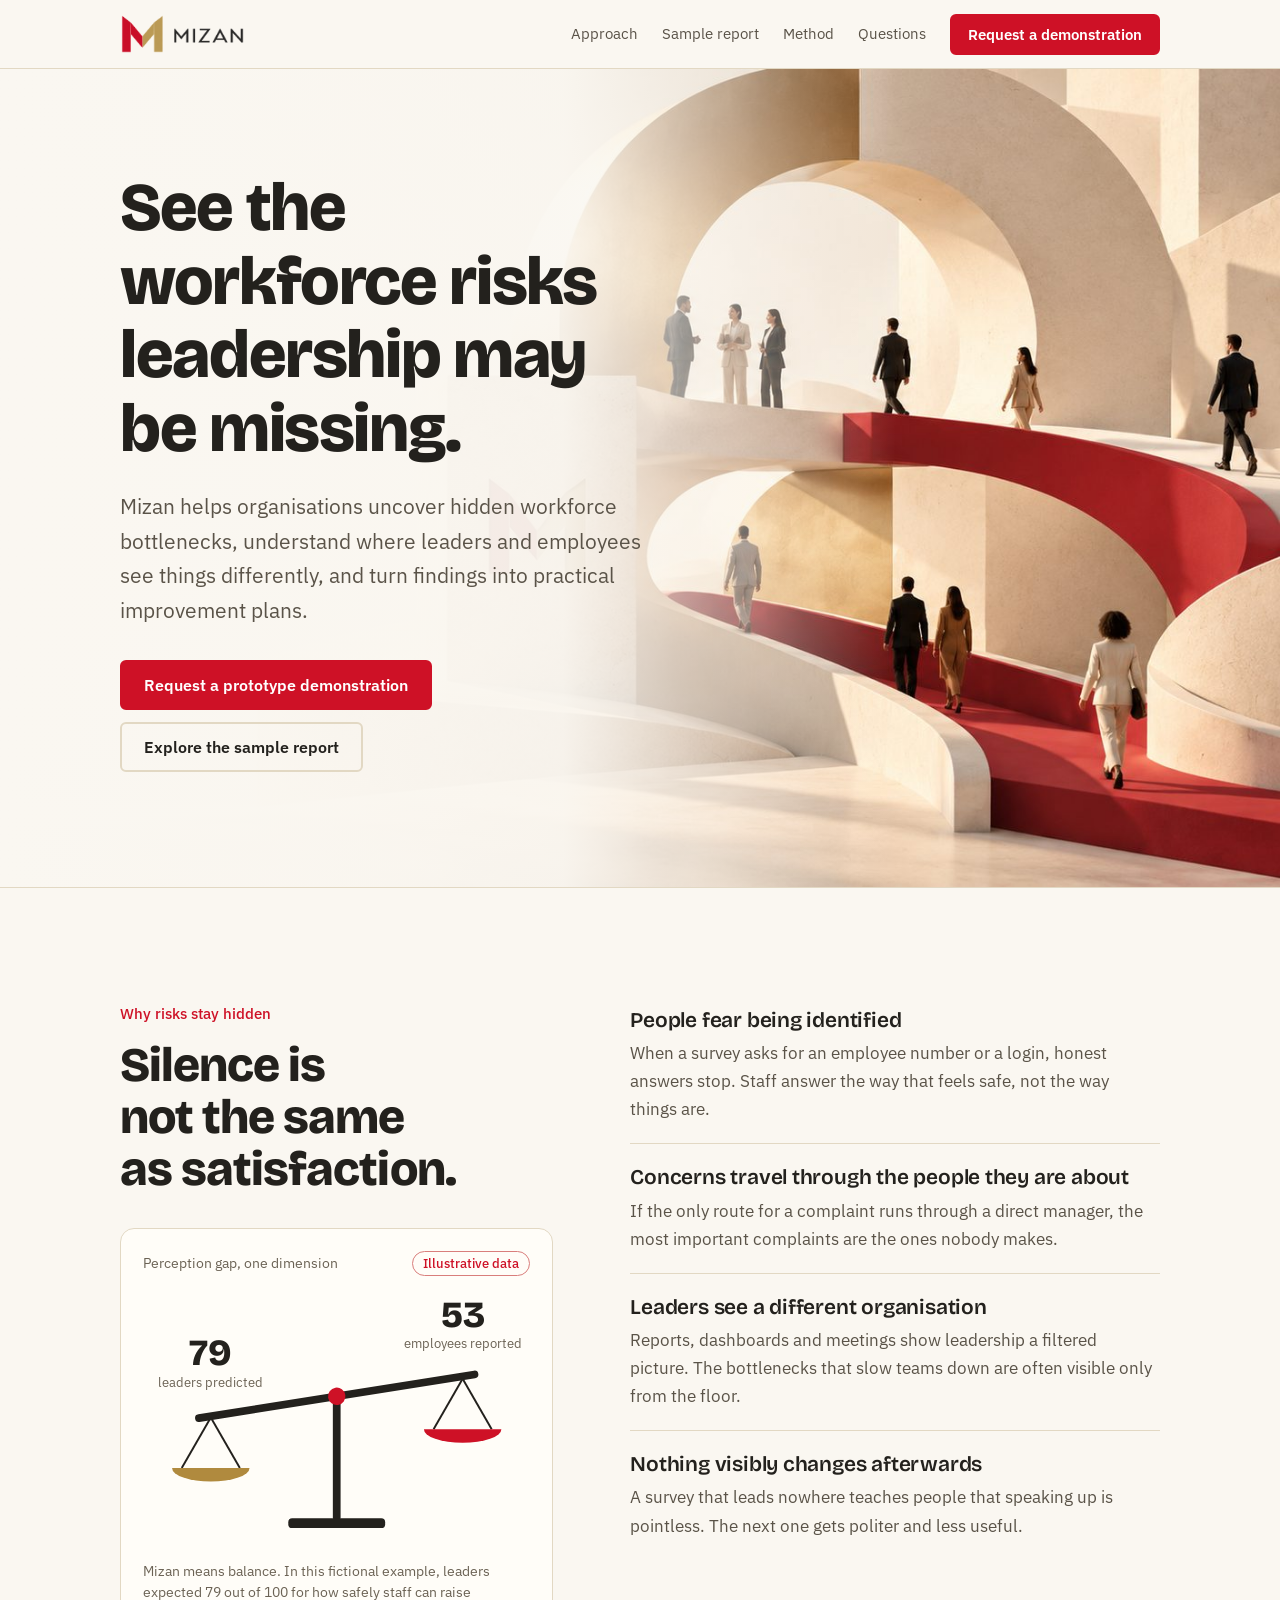
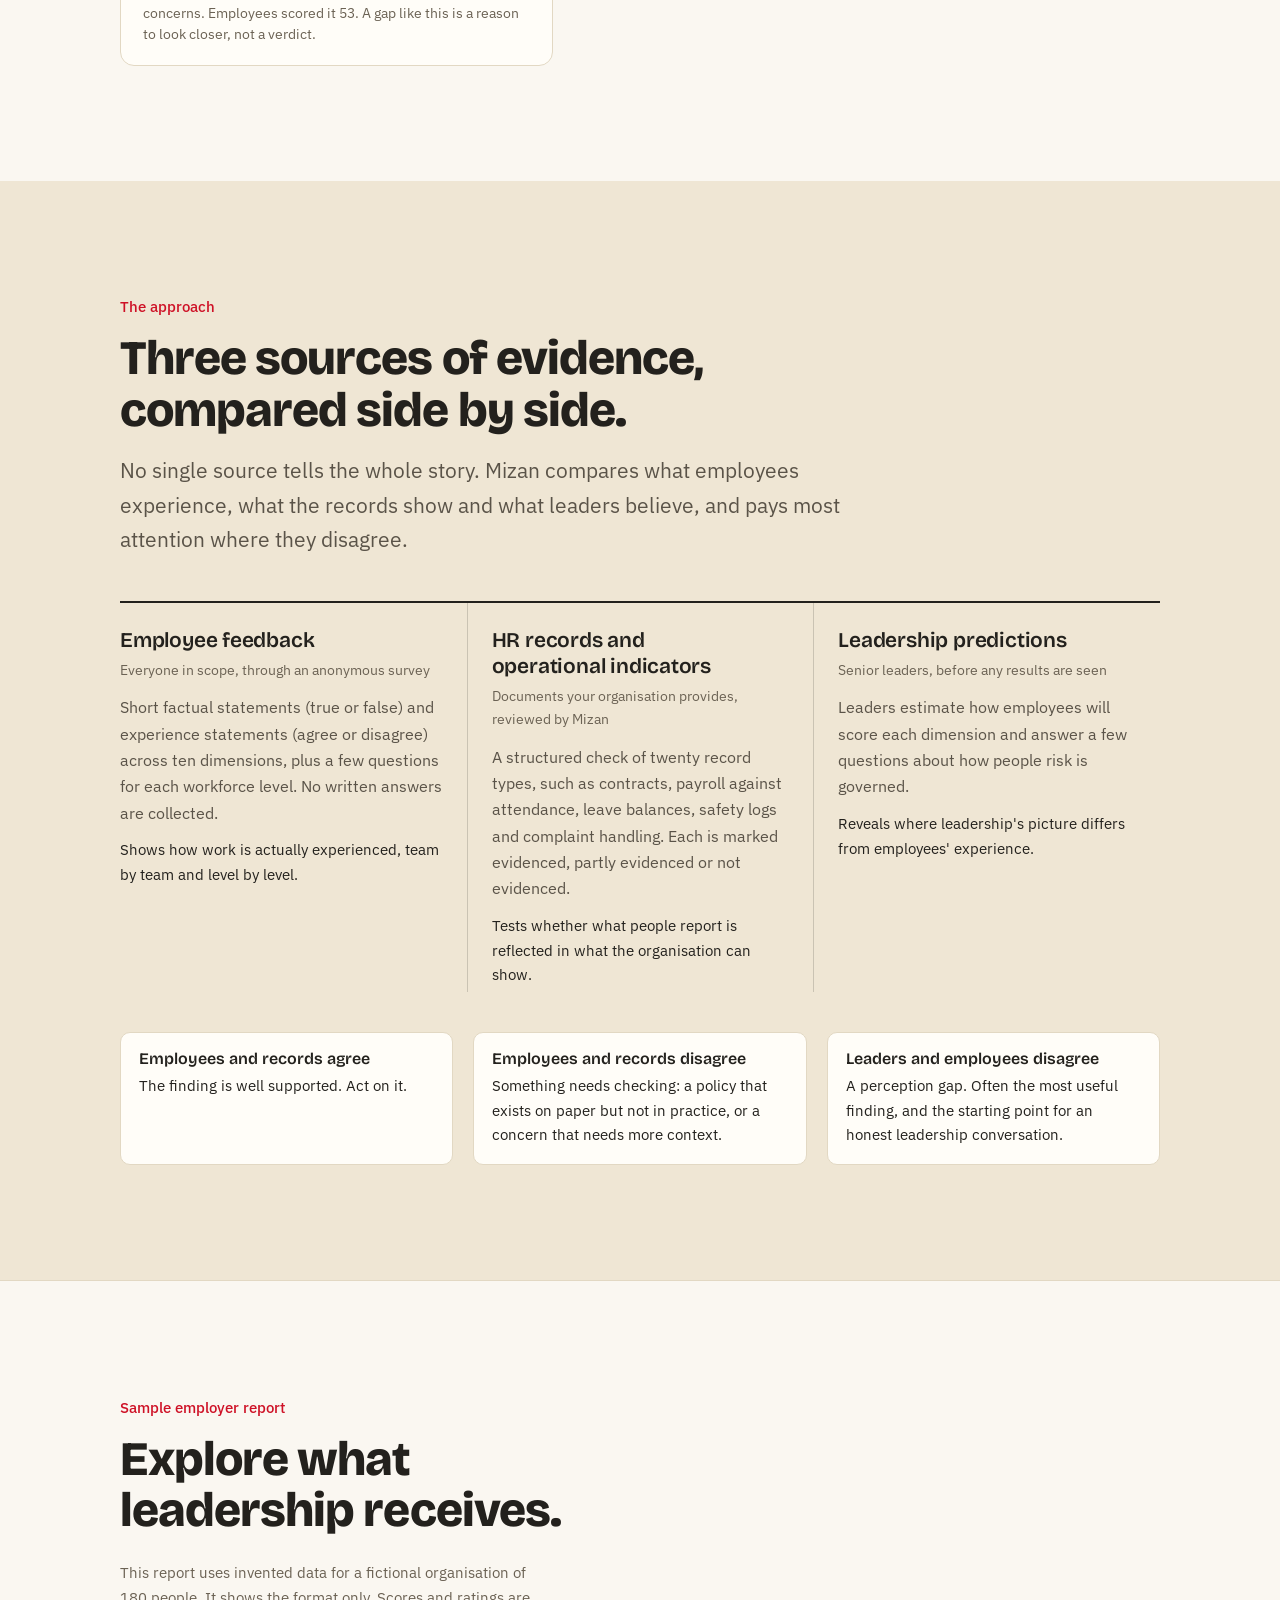
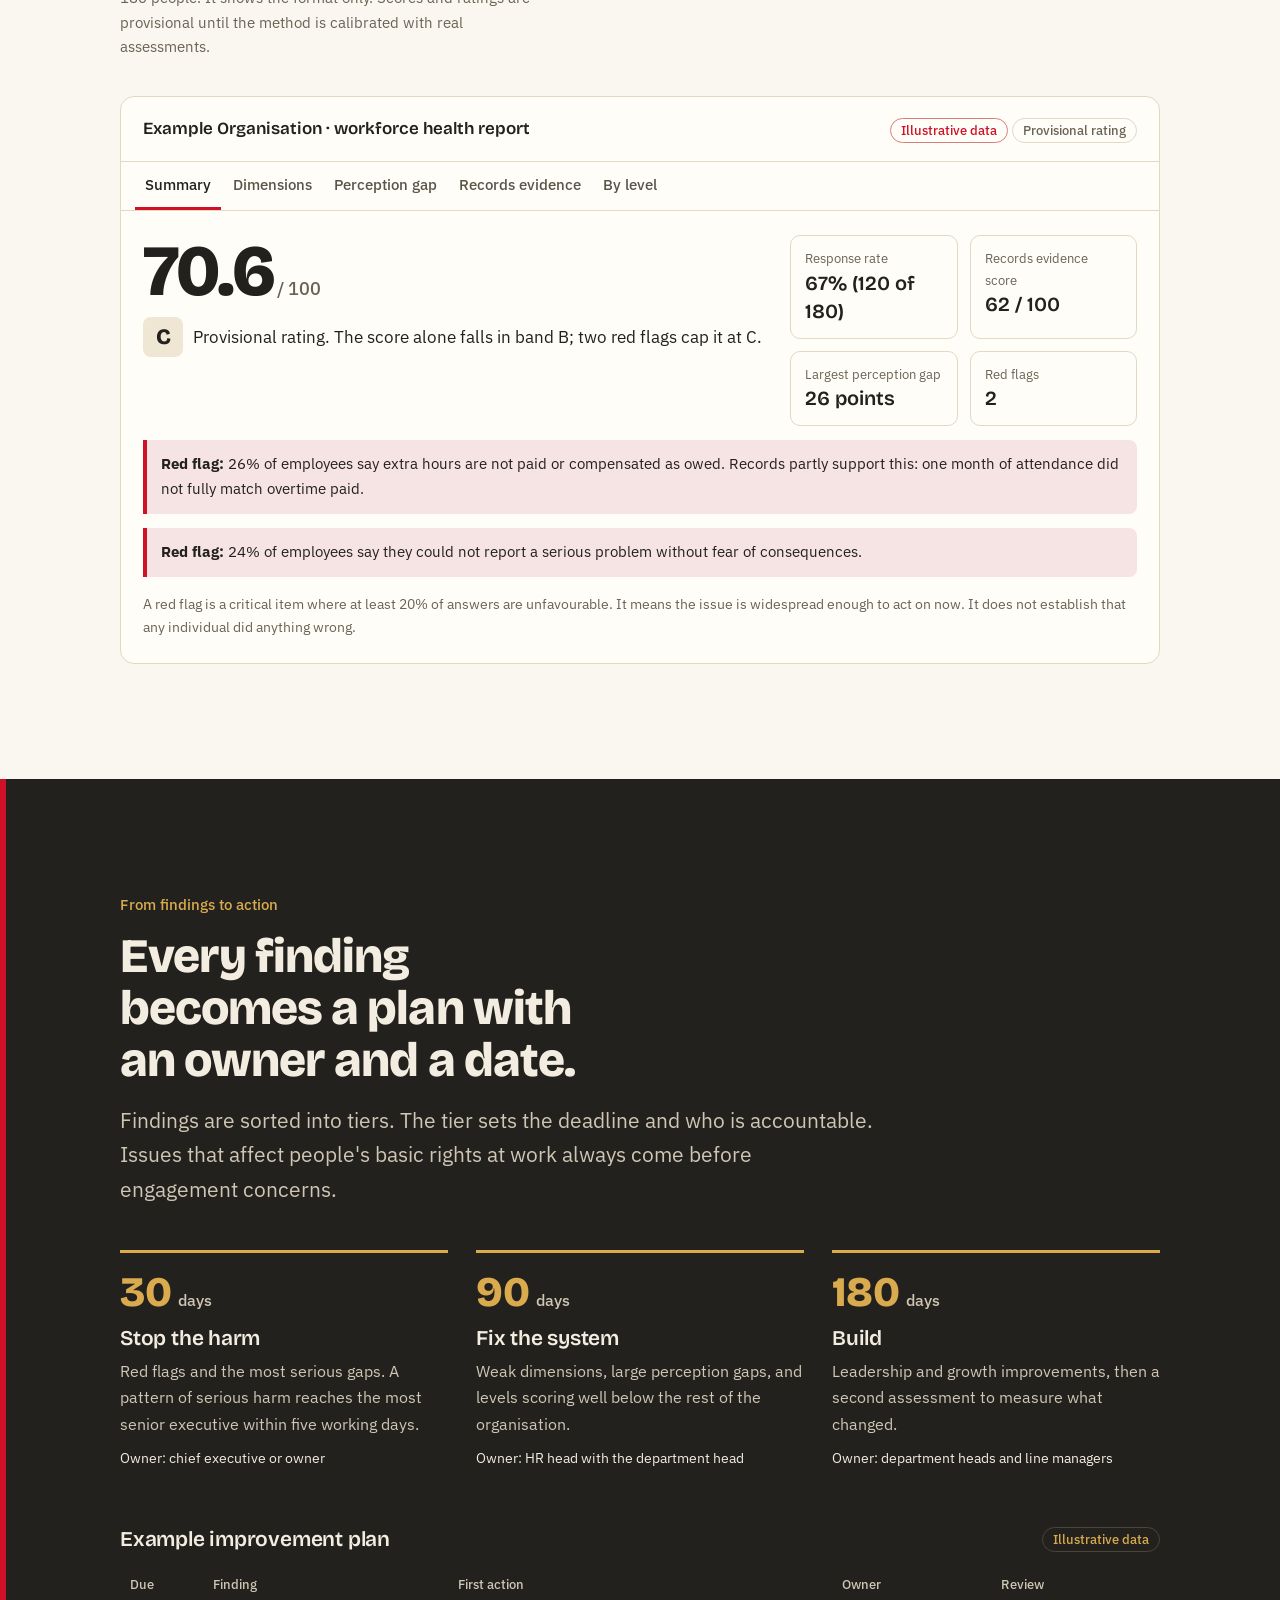
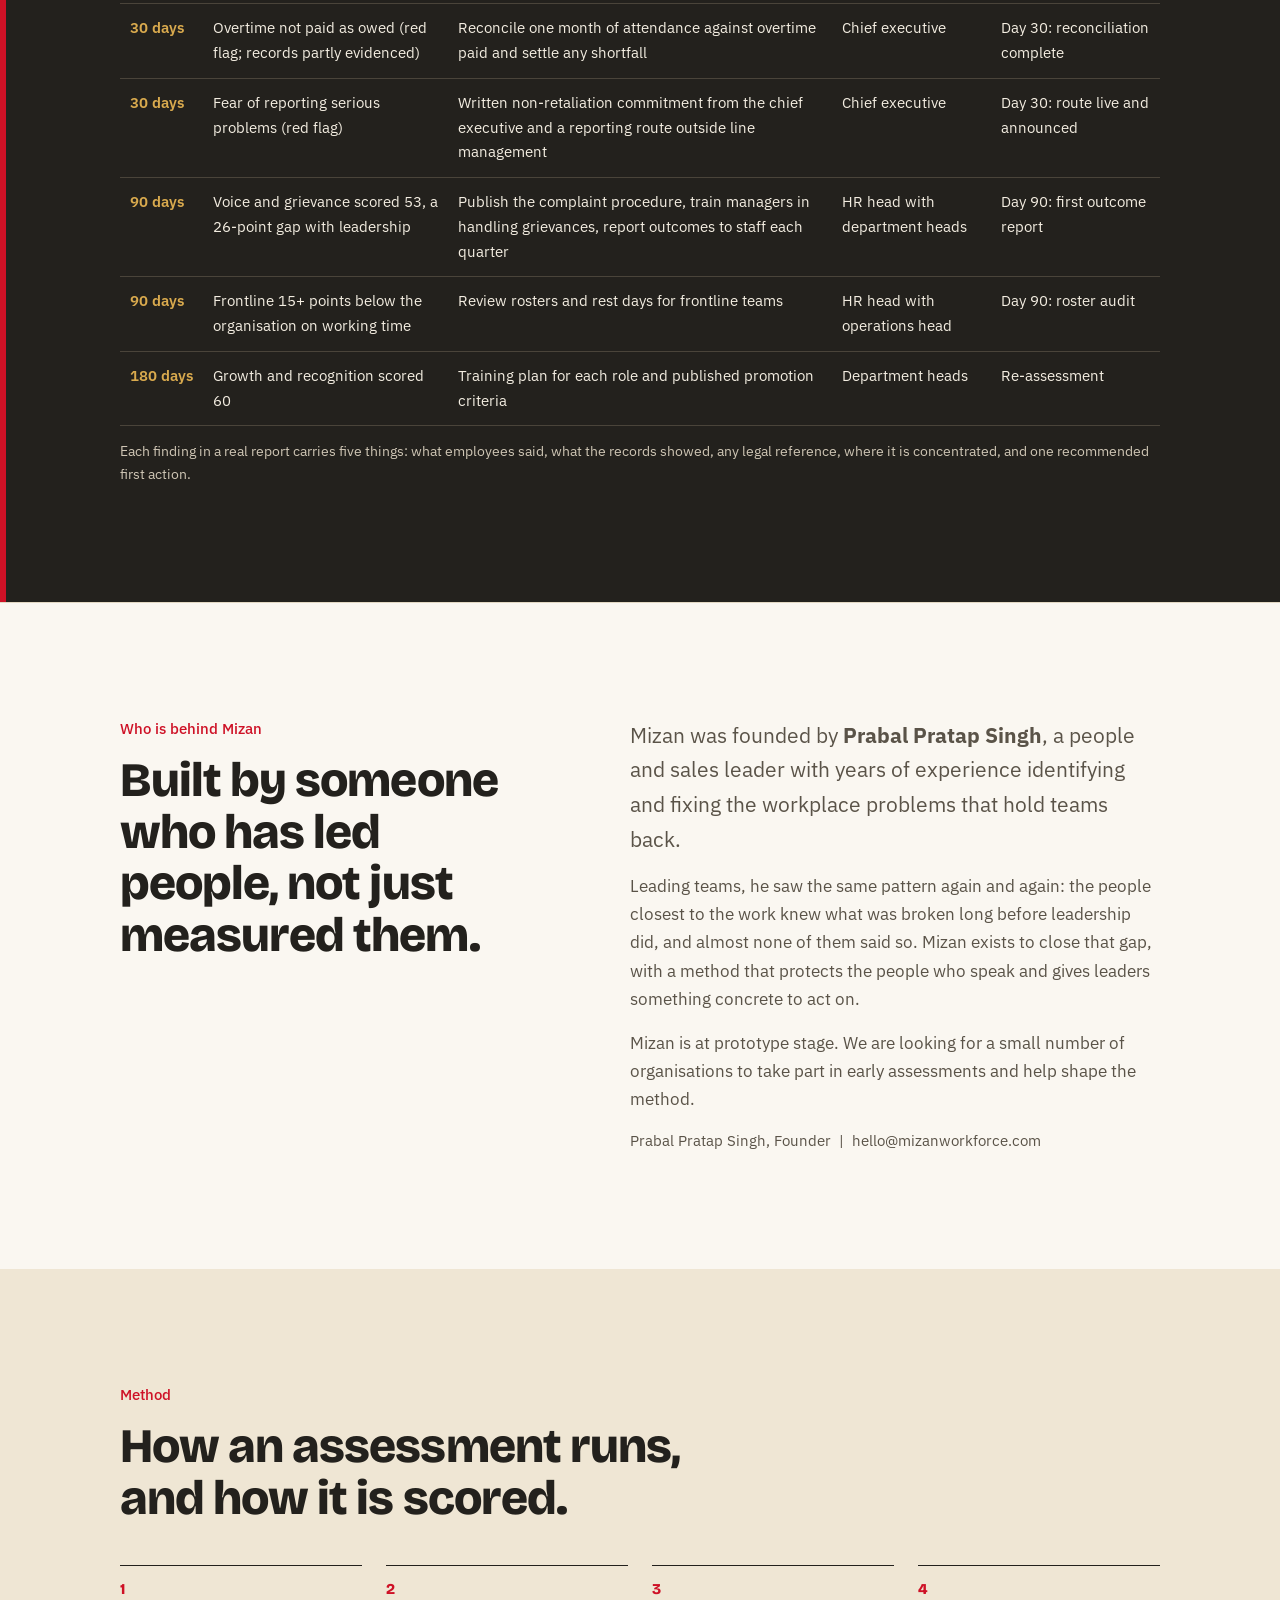
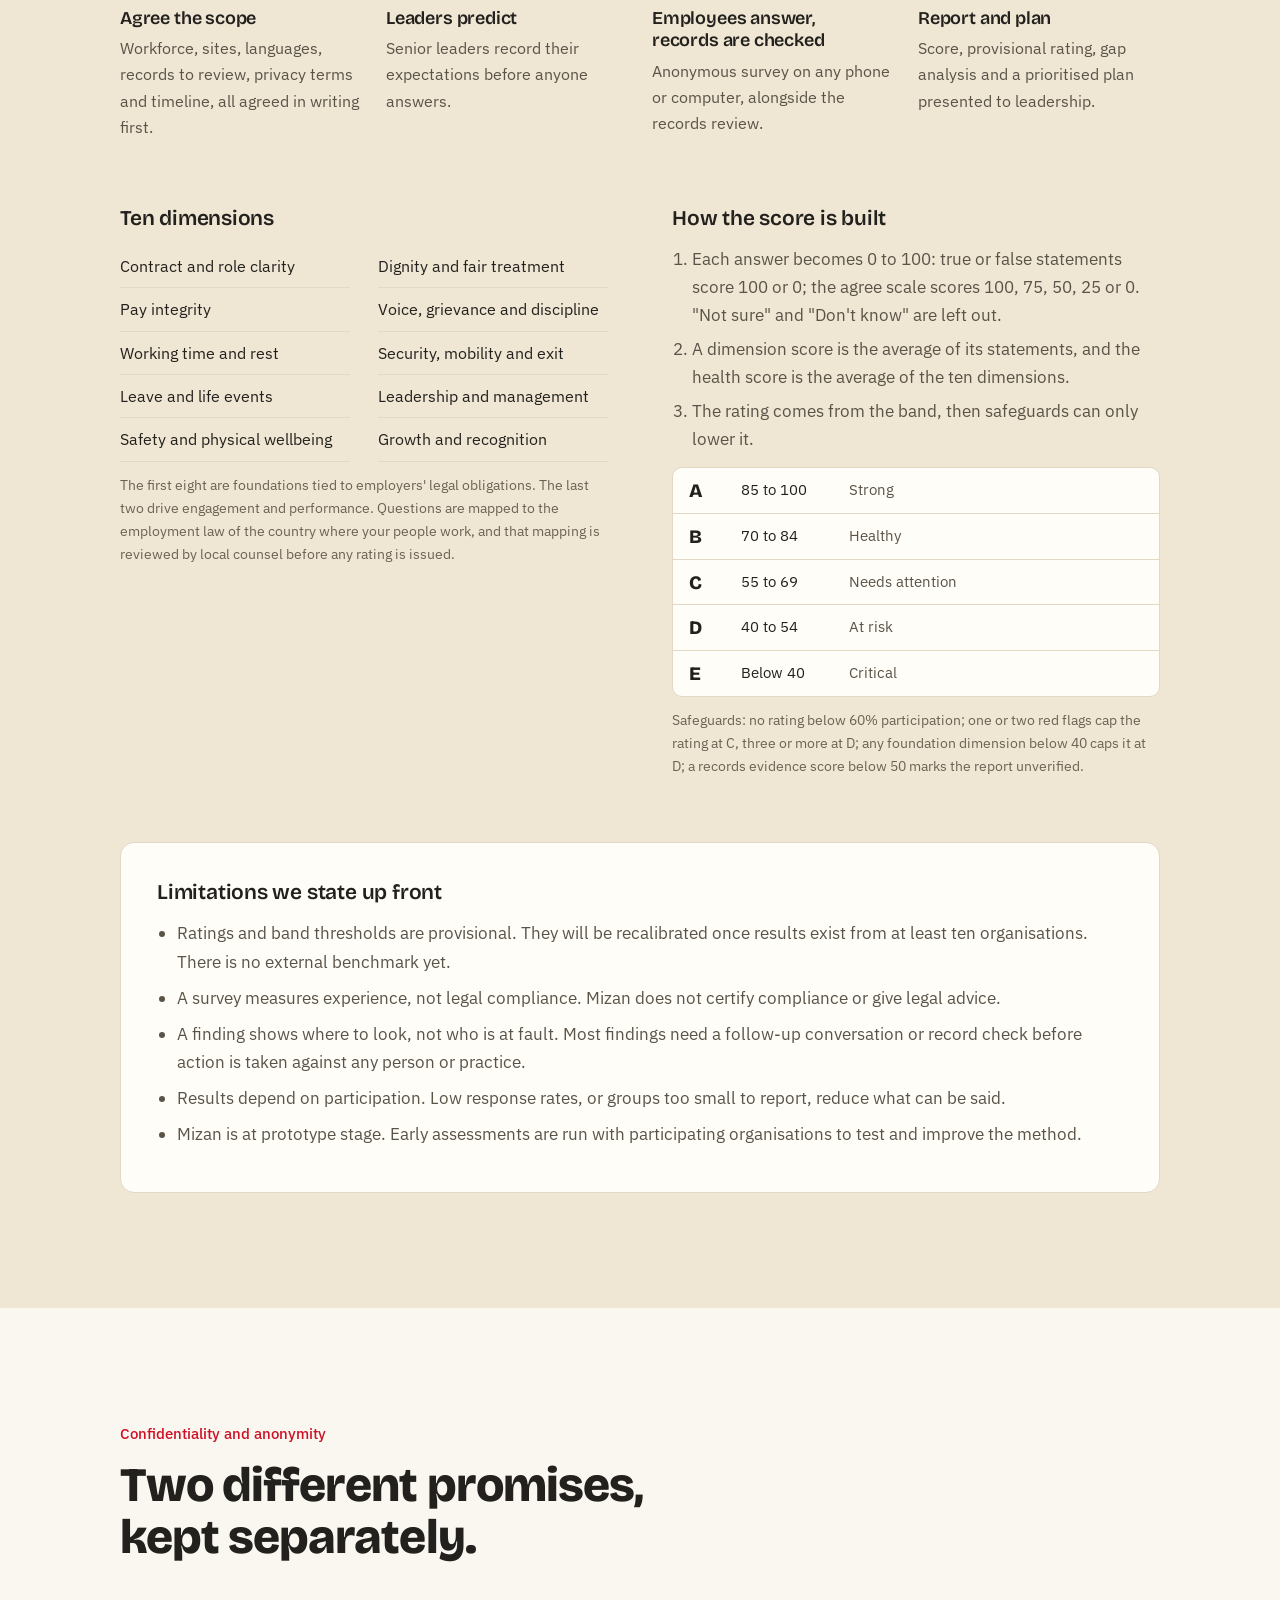
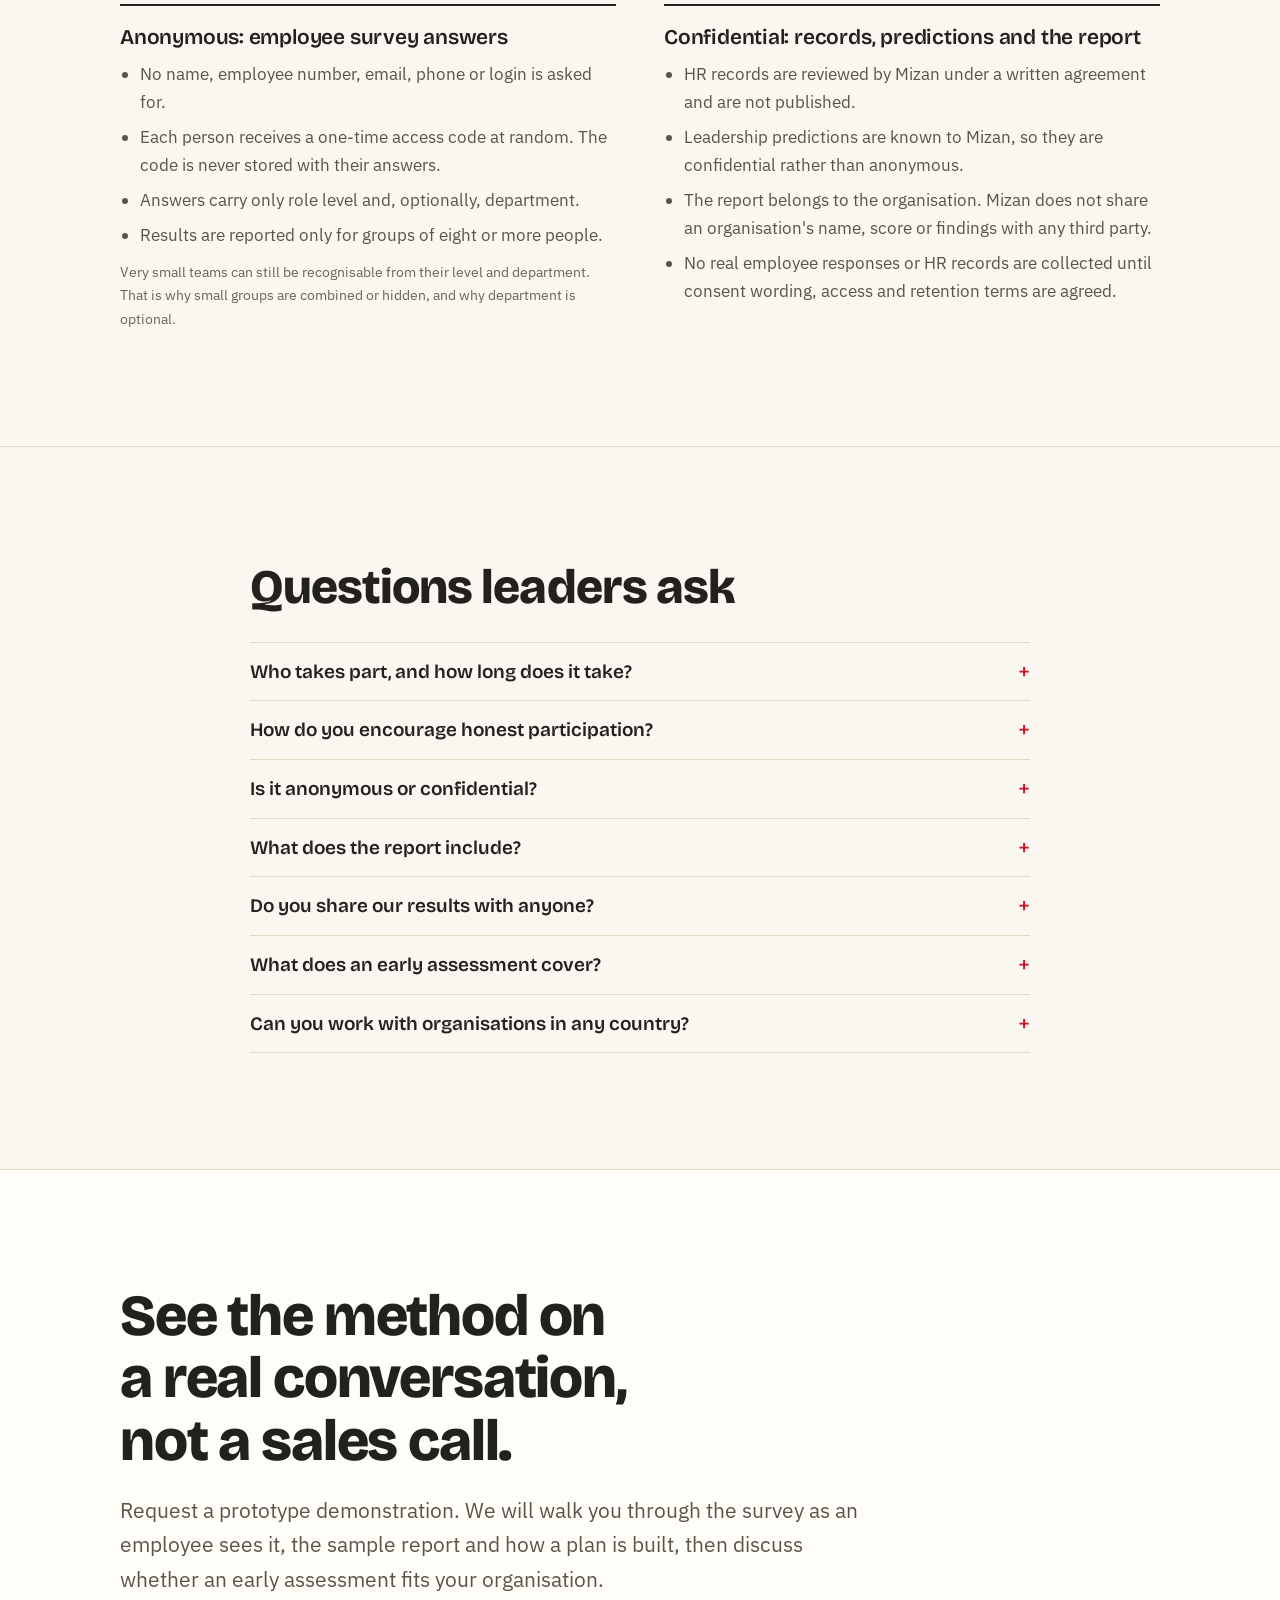
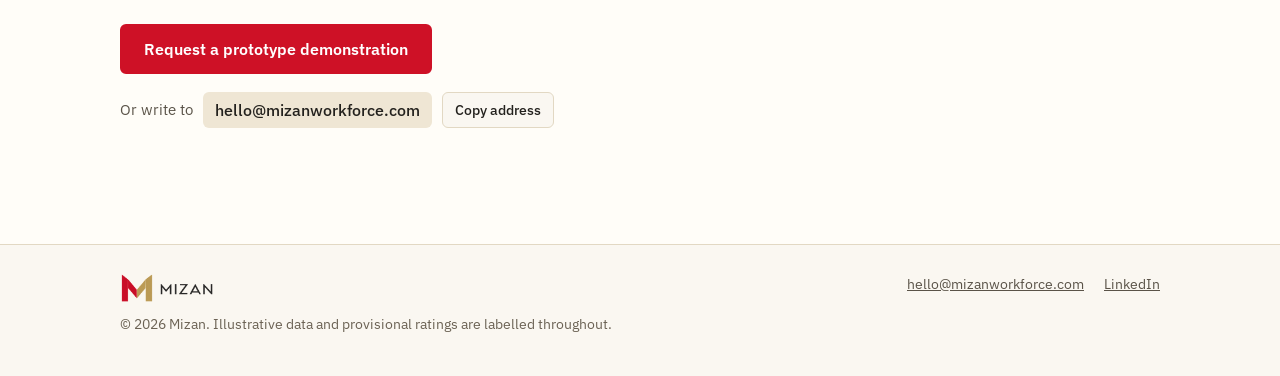
<file: index.html>
<!doctype html>
<html lang="en">
<head>
<meta charset="utf-8">
<meta name="viewport" content="width=device-width, initial-scale=1, viewport-fit=cover">
<title>Mizan · See the workforce risks leadership may be missing</title>
<meta name="description" content="Mizan helps organisations uncover hidden workforce bottlenecks, understand perception gaps between leaders and employees, and turn findings into practical improvement plans.">
<meta property="og:title" content="Mizan: see the workforce risks leadership may be missing">
<meta property="og:description" content="Employee feedback, HR records and leadership predictions, compared in one diagnostic with a practical improvement plan.">
<meta property="og:type" content="website">
<meta property="og:url" content="https://mizanworkforce.com/">
<meta property="og:image" content="https://mizanworkforce.com/assets/mizan-og.jpg">
<meta name="twitter:card" content="summary_large_image">
<link rel="icon" type="image/png" sizes="32x32" href="/assets/mizan-mark-32.png">
<link rel="apple-touch-icon" href="/assets/mizan-mark-180.png">
<link rel="preconnect" href="https://fonts.googleapis.com">
<link rel="preconnect" href="https://fonts.gstatic.com" crossorigin>
<link href="https://fonts.googleapis.com/css2?family=Bricolage+Grotesque:opsz,wght@12..96,400;12..96,600;12..96,800&family=IBM+Plex+Sans:ital,wght@0,400;0,500;0,600;1,400&display=swap" rel="stylesheet">
<style>
/* Layout: one long reading column with wide feature bands; story first, method and limits last. */
:root{
  --bg:#FAF7F1; --surface:#FFFDF8; --beige:#EFE6D4; --line:#E2D8C3;
  --ink:#23211D; --ink-2:#5A5348; --muted:#6B6254;
  --red:#CE1126; --red-soft:#F6E3E3; --gold:#B08A3E; --gold-hi:#D9AA4E;
  --night:#23211D; --night-ink:#F3EDE1; --night-2:#CFC6B5; --night-line:#4A443A;
  --good:#3F7A4F; --warn:#B07A1E;
  --display:"Bricolage Grotesque",system-ui,-apple-system,"Segoe UI",sans-serif;
  --text:"IBM Plex Sans",system-ui,-apple-system,"Segoe UI",sans-serif;
  --wrap:1120px; --gut:clamp(16px,4vw,40px);
  color-scheme:light;
}
@media (prefers-color-scheme:dark){:root:not([data-theme="light"]){
  --bg:#171512; --surface:#211E19; --beige:#2B2720; --line:#3A352C;
  --ink:#EFE9DD; --ink-2:#C9C0AF; --muted:#A79F90; --red:#EA5A63; --red-soft:#3A2224;
  --night:#0F0E0C; --good:#7DBB8C; --warn:#E0B060; color-scheme:dark;
}}
:root[data-theme="dark"]{--bg:#171512;--surface:#211E19;--beige:#2B2720;--line:#3A352C;--ink:#EFE9DD;--ink-2:#C9C0AF;--muted:#A79F90;--red:#EA5A63;--red-soft:#3A2224;--night:#0F0E0C;--good:#7DBB8C;--warn:#E0B060;color-scheme:dark}
*{box-sizing:border-box}
html{scroll-behavior:smooth}
@media (prefers-reduced-motion:reduce){html{scroll-behavior:auto}*{transition:none!important}}
body{margin:0;background:var(--bg);color:var(--ink);font:400 17px/1.65 var(--text);-webkit-font-smoothing:antialiased}
a{color:inherit}
:focus-visible{outline:3px solid var(--gold);outline-offset:3px;border-radius:3px}
.wrap{max-width:var(--wrap);margin:0 auto;padding-inline:var(--gut)}
h1,h2,h3{font-family:var(--display);font-weight:800;letter-spacing:-.02em;line-height:1.08;margin:0;text-wrap:balance}
h2{font-size:clamp(30px,4.4vw,48px);max-width:20ch}
h3{font-size:21px;font-weight:600;letter-spacing:-.01em;line-height:1.25}
p{margin:0}
.lede{font-size:clamp(18px,2vw,21px);color:var(--ink-2);max-width:58ch}
.kicker{font:500 15px/1.4 var(--text);color:var(--red);margin-bottom:16px}
section{padding-block:clamp(64px,9vw,120px)}
.btn{display:inline-block;font:600 16px/1 var(--text);padding:15px 22px;border-radius:6px;text-decoration:none;border:2px solid var(--red);background:var(--red);color:#fff;cursor:pointer}
.btn:hover{filter:brightness(.93)}
.btn.ghost{background:transparent;color:var(--ink);border-color:var(--line)}
.btn.ghost:hover{border-color:var(--ink);filter:none}
.tag{display:inline-block;font:500 13px/1 var(--text);color:var(--muted);border:1px solid var(--line);border-radius:20px;padding:5px 10px;background:var(--surface)}
.tag.ill{color:var(--red);border-color:color-mix(in srgb,var(--red) 45%,var(--line))}
.num{font-variant-numeric:tabular-nums}

/* header */
header.site{position:sticky;top:env(safe-area-inset-top,0px);z-index:5;background:color-mix(in srgb,var(--bg) 92%,transparent);backdrop-filter:blur(8px);border-bottom:1px solid var(--line)}
header.site .wrap{display:flex;align-items:center;justify-content:space-between;height:68px;gap:16px}
.brand{display:flex;align-items:center}
.brand img{height:40px;width:auto}
.logo-dark{display:none}
@media (prefers-color-scheme:dark){:root:not([data-theme="light"]) .logo-light{display:none}:root:not([data-theme="light"]) .logo-dark{display:block}}
:root[data-theme="dark"] .logo-light{display:none} :root[data-theme="dark"] .logo-dark{display:block}
nav{display:flex;gap:24px;align-items:center}
nav a{text-decoration:none;color:var(--ink-2);font-size:15px}
nav a:hover{color:var(--ink)}
nav .btn{padding:11px 16px;font-size:15px;color:#fff}
@media (max-width:860px){nav a:not(.btn){display:none}}
@media (max-width:480px){nav .btn .wide{display:none}.brand img{height:32px}}

/* hero */
.hero{position:relative;overflow:hidden;padding-block:clamp(56px,8vw,112px) clamp(64px,9vw,128px)}
.hero-img{position:absolute;inset:0;background:url("/assets/mizan-hero.jpg") right center/cover no-repeat}
.hero-img::after{content:"";position:absolute;inset:0;background:linear-gradient(90deg,var(--bg) 0%,color-mix(in srgb,var(--bg) 94%,transparent) 44%,color-mix(in srgb,var(--bg) 0%,transparent) 70%)}
.hero .wrap{position:relative;display:block}
.hero .wrap>div{max-width:540px}
.hero .lede{max-width:30em}
.silence .scale{margin-top:32px}
@media (max-width:900px){.hero-img{background-position:70% center;opacity:.16}.hero-img::after{background:none}}
.hero h1{font-size:clamp(38px,5.6vw,68px);max-width:15ch}
.hero .lede{margin:24px 0 32px}
.ctas{display:flex;gap:12px;flex-wrap:wrap}

.scale{margin:0;background:var(--surface);border:1px solid var(--line);border-radius:14px;padding:22px 22px 20px}
.scale .top{display:flex;justify-content:space-between;align-items:center;gap:10px;margin-bottom:6px;font-size:14px;color:var(--muted)}
.scale svg{width:100%;height:auto;display:block}
.scale figcaption{font-size:14px;color:var(--muted);margin-top:12px;line-height:1.5}
.beam,.pan-l,.pan-r{transition:transform 1.6s cubic-bezier(.3,1.4,.5,1) .4s}
.beam{transform-origin:200px 92px}
.tilted .beam{transform:rotate(-9deg)}
.tilted .pan-l{transform:translateY(20px)}
.tilted .pan-r{transform:translateY(-20px)}
.s-ink{fill:var(--ink)} .s-line{stroke:var(--ink)} .s-muted{fill:var(--muted)} .s-gold{fill:var(--gold)} .s-red{fill:var(--red)}

/* silence */
.split{display:grid;grid-template-columns:.9fr 1.1fr;gap:clamp(32px,6vw,80px)}
.split>*{min-width:0}
@media (max-width:820px){.split{grid-template-columns:1fr}}
.rule-list{list-style:none;margin:0;padding:0}
.rule-list li{padding:20px 0;border-top:1px solid var(--line)}
.rule-list li:first-child{border-top:0;padding-top:4px}
.rule-list h3{margin-bottom:6px}
.rule-list p{color:var(--ink-2)}
.silence{border-top:1px solid var(--line)}

/* three sources */
.sources{background:var(--beige)}
.src-grid{display:grid;grid-template-columns:repeat(3,1fr);gap:0;margin-top:44px;border-top:2px solid var(--ink)}
.src{padding:24px 24px 4px 0}
.src+.src{padding-left:24px;border-left:1px solid color-mix(in srgb,var(--ink) 18%,transparent)}
.src .who{font-size:14px;color:var(--muted);margin:6px 0 12px}
.src p{color:var(--ink-2);font-size:16px}
.src .catches{margin-top:12px;font-size:15px;color:var(--ink)}
@media (max-width:820px){.src-grid{grid-template-columns:1fr}.src,.src+.src{padding:22px 0;border-left:0;border-top:1px solid color-mix(in srgb,var(--ink) 18%,transparent)}}
.converge{margin-top:40px;display:grid;grid-template-columns:repeat(3,minmax(0,1fr));gap:20px}
.converge div{background:var(--surface);border:1px solid var(--line);border-radius:10px;padding:16px 18px;font-size:15px}
.converge b{display:block;font:600 16px/1.3 var(--display);margin-bottom:4px}
@media (max-width:820px){.converge{grid-template-columns:1fr}}

/* report */
.report-sec{border-top:1px solid var(--line)}
.report-head{display:flex;justify-content:space-between;align-items:flex-end;gap:24px;flex-wrap:wrap}
.report-head .note{font-size:15px;color:var(--muted);max-width:46ch}
.report{margin-top:36px;background:var(--surface);border:1px solid var(--line);border-radius:14px;overflow:hidden}
.r-top{display:flex;justify-content:space-between;align-items:center;gap:12px;flex-wrap:wrap;padding:18px 22px;border-bottom:1px solid var(--line)}
.r-top b{font:600 17px/1.3 var(--display)}
.tabs{display:flex;gap:2px;padding:0 14px;border-bottom:1px solid var(--line);overflow-x:auto}
.tabs button{font:500 15px/1 var(--text);background:none;border:0;border-bottom:3px solid transparent;color:var(--ink-2);padding:15px 10px;cursor:pointer;white-space:nowrap}
.tabs button[aria-selected="true"]{color:var(--ink);border-bottom-color:var(--red)}
.panel{padding:24px 22px}
.sum{display:grid;grid-template-columns:auto 1fr;gap:28px;align-items:start}
.sum>*{min-width:0}
@media (max-width:700px){.sum{grid-template-columns:1fr}}
.big{font:800 72px/1 var(--display);letter-spacing:-.03em}
.big small{font:500 18px var(--text);color:var(--muted);letter-spacing:0}
.rating{display:flex;align-items:center;gap:10px;margin-top:10px;flex-wrap:wrap}
.grade{font:800 22px/1 var(--display);width:40px;height:40px;border-radius:8px;display:grid;place-items:center;background:var(--beige)}
.facts{display:grid;grid-template-columns:repeat(2,minmax(0,1fr));gap:12px}
.facts div{border:1px solid var(--line);border-radius:10px;padding:12px 14px}
.facts span{display:block;font-size:13px;color:var(--muted)}
.facts b{font:600 20px/1.3 var(--display)}
.flag{margin-top:14px;padding:12px 14px;border-left:4px solid var(--red);background:var(--red-soft);font-size:15px;border-radius:0 8px 8px 0}
.flag b{margin-right:4px}
.cap{margin-top:16px;font-size:14px;color:var(--muted)}
.dimtable{width:100%;border-collapse:collapse;font-size:15px}
.dimtable th{font:500 13px var(--text);color:var(--muted);text-align:left;padding:8px 8px;border-bottom:1px solid var(--line)}
.dimtable td{padding:10px 8px;border-bottom:1px solid var(--line);vertical-align:middle}
.dimtable tr.sel td{background:color-mix(in srgb,var(--gold) 12%,transparent)}
.dimtable button{all:unset;cursor:pointer;font-weight:500}
.dimtable button:focus-visible{outline:3px solid var(--gold);outline-offset:2px}
.track{height:8px;background:var(--beige);border-radius:4px;overflow:hidden;min-width:80px}
.track i{display:block;height:100%;background:var(--gold);border-radius:4px}
.track i.risk{background:var(--red)}
.tw{overflow-x:auto}
.detail{margin-top:18px;border:1px solid var(--line);border-radius:10px;padding:16px 18px;display:grid;grid-template-columns:1fr 1fr;gap:18px}
.detail>*{min-width:0}
.detail h4{margin:0 0 6px;font:600 15px var(--text)}
.detail p{font-size:15px;color:var(--ink-2)}
@media (max-width:700px){.detail{grid-template-columns:1fr}}
.gap-row{display:grid;grid-template-columns:minmax(120px,1.1fr) 2fr 56px;gap:12px;align-items:center;padding:9px 0;border-bottom:1px solid var(--line);font-size:15px}
.gap-bar{position:relative;height:16px}
.gap-bar .base{position:absolute;inset:7px 0;background:var(--beige);border-radius:2px}
.gap-bar .span{position:absolute;top:5px;height:6px;background:color-mix(in srgb,var(--red) 35%,transparent)}
.gap-bar .dot{position:absolute;top:2px;width:12px;height:12px;border-radius:50%;transform:translateX(-50%)}
.dot.emp{background:var(--red)} .dot.lead{background:var(--ink);border:2px solid var(--surface)}
.legend{display:flex;gap:18px;font-size:13px;color:var(--muted);margin-bottom:10px;flex-wrap:wrap}
.legend i{display:inline-block;width:10px;height:10px;border-radius:50%;margin-right:6px;vertical-align:-1px}
.gap-val{text-align:right;font-weight:600}
.gap-val.big-gap{color:var(--red)}
.ev{display:inline-block;font-size:13px;border-radius:12px;padding:3px 9px;border:1px solid var(--line)}
.ev.y{color:var(--good)} .ev.p{color:var(--warn)} .ev.n{color:var(--red)}
.heat td.c{text-align:center;font-weight:600}
.heat td.c span{display:inline-block;min-width:44px;padding:4px 0;border-radius:6px}
.lvl-note{margin-top:14px;font-size:14px;color:var(--muted)}

/* plan */
.plan{background:var(--night);color:var(--night-ink);position:relative}
.plan::before{content:"";position:absolute;left:0;top:0;bottom:0;width:6px;background:var(--red)}
.plan .kicker{color:var(--gold-hi)}
.plan .lede{color:var(--night-2);margin-top:16px}
.tiers{display:grid;grid-template-columns:repeat(3,1fr);gap:28px;margin-top:44px}
.tiers>div{border-top:3px solid var(--gold-hi);padding-top:18px}
.tiers .when{font:800 42px/1 var(--display);color:var(--gold-hi)}
.tiers .when small{font:500 16px var(--text);color:var(--night-2);margin-left:6px}
.tiers h3{color:var(--night-ink);margin:12px 0 6px}
.tiers p{color:var(--night-2);font-size:16px}
.tiers .own{margin-top:10px;font-size:14px;color:var(--night-ink)}
@media (max-width:820px){.tiers{grid-template-columns:1fr}}
.plan-ex{margin-top:56px}
.plan-ex .hdr{display:flex;justify-content:space-between;align-items:center;gap:12px;flex-wrap:wrap;margin-bottom:14px}
.plan-ex h3{color:var(--night-ink)}
.plan-ex .tag{background:transparent;color:var(--gold-hi);border-color:var(--night-line)}
.ptable{width:100%;border-collapse:collapse;font-size:15px;color:var(--night-ink)}
.ptable th{font:500 13px var(--text);color:var(--night-2);text-align:left;padding:10px 10px;border-bottom:1px solid var(--night-line)}
.ptable td{padding:12px 10px;border-bottom:1px solid var(--night-line);vertical-align:top}
.ptable td.t{white-space:nowrap;color:var(--gold-hi);font-weight:600}
.plan .fine{color:var(--night-2);font-size:14px;margin-top:14px}

/* founder */
.founder{border-top:1px solid var(--line)}
.founder .body p+p{margin-top:16px;color:var(--ink-2);max-width:60ch}
.founder .sign{font-size:15px;color:var(--muted)}

/* method */
.method{background:var(--beige)}
.steps{list-style:none;margin:40px 0 0;padding:0;display:grid;grid-template-columns:repeat(4,1fr);gap:24px;counter-reset:s}
.steps li{counter-increment:s;padding-top:16px;border-top:1px solid var(--ink)}
.steps li::before{content:counter(s);font:800 15px/1 var(--display);color:var(--red);display:block;margin-bottom:10px}
.steps h3{font-size:18px;margin-bottom:6px}
.steps p{font-size:16px;color:var(--ink-2)}
@media (max-width:820px){.steps{grid-template-columns:1fr 1fr}}
@media (max-width:520px){.steps{grid-template-columns:1fr}}
.m-grid{display:grid;grid-template-columns:1fr 1fr;gap:clamp(28px,5vw,64px);margin-top:64px}
.m-grid>*{min-width:0}
@media (max-width:820px){.m-grid{grid-template-columns:1fr}}
.dims{columns:2;column-gap:28px;margin:14px 0 0;padding:0;list-style:none}
.dims li{break-inside:avoid;padding:8px 0;border-bottom:1px solid var(--line);font-size:16px}
.dims li small{color:var(--muted);font-size:13px;margin-left:6px}
@media (max-width:520px){.dims{columns:1}}
.score-steps{margin:14px 0 0;padding-left:20px;color:var(--ink-2)}
.score-steps li{margin:6px 0}
.bands{margin-top:14px;border:1px solid var(--line);border-radius:10px;overflow:hidden;background:var(--surface)}
.band{display:grid;grid-template-columns:40px 96px 1fr;align-items:center;gap:12px;padding:10px 16px;border-top:1px solid var(--line);font-size:15px}
.band:first-child{border-top:0}
.band b{font:800 19px/1 var(--display)}
.band span:last-child{color:var(--ink-2)}
.fine{font-size:14px;color:var(--muted);margin-top:12px}
.limits{margin-top:64px;background:var(--surface);border:1px solid var(--line);border-radius:14px;padding:clamp(22px,4vw,36px)}
.limits ul{margin:14px 0 0;padding-left:20px;color:var(--ink-2)}
.limits li{margin:8px 0}

/* privacy */
.privacy .cols{display:grid;grid-template-columns:1fr 1fr;gap:clamp(24px,4vw,48px);margin-top:40px}
.privacy .cols>div{border-top:2px solid var(--ink);padding-top:18px}
.privacy .cols>*{min-width:0}
.privacy ul{margin:10px 0 0;padding-left:20px;color:var(--ink-2)}
.privacy li{margin:7px 0}
@media (max-width:820px){.privacy .cols{grid-template-columns:1fr}}

/* faq */
.faq{border-top:1px solid var(--line)}
.faq .wrap{max-width:860px}
.faq h2{margin-bottom:28px}
details{border-top:1px solid var(--line);padding:16px 0}
details:last-of-type{border-bottom:1px solid var(--line)}
summary{cursor:pointer;font:600 19px/1.35 var(--display);list-style:none;display:flex;justify-content:space-between;gap:16px}
summary::-webkit-details-marker{display:none}
summary::after{content:"+";font-weight:400;color:var(--red);font-size:24px;line-height:1}
details[open] summary::after{content:"\2212"}
details p{margin-top:10px;color:var(--ink-2);max-width:66ch}

/* contact */
.contact{background:var(--surface);border-top:1px solid var(--line)}
.contact h2{font-size:clamp(32px,5vw,58px);max-width:18ch}
.contact .lede{margin:20px 0 28px}
.mailbox{display:flex;gap:10px;align-items:center;flex-wrap:wrap;margin-top:18px;font-size:15px;color:var(--ink-2)}
.mailbox code{font:500 16px var(--text);color:var(--ink);background:var(--beige);padding:8px 12px;border-radius:6px;user-select:all}
.mailbox button{font:500 14px var(--text);padding:8px 12px;border-radius:6px;border:1px solid var(--line);background:var(--bg);color:var(--ink);cursor:pointer}
footer{border-top:1px solid var(--line);padding-block:28px 40px;font-size:14px;color:var(--muted)}
footer .wrap{display:flex;justify-content:space-between;gap:20px;flex-wrap:wrap;align-items:flex-start}
footer .flogo{display:flex;margin-bottom:10px}
footer .flogo img{height:30px;width:auto}
footer .links{display:flex;gap:20px}
footer a{color:var(--ink-2)}
</style>
</head>
<body>

<header class="site">
  <div class="wrap">
    <a class="brand" href="#top" aria-label="Mizan home">
      <img class="logo-light" src="/assets/mizan-logo-640.png" alt="Mizan" width="640" height="205">
      <img class="logo-dark" src="/assets/mizan-logo-dark-640.png" alt="" width="640" height="205">
    </a>
    <nav aria-label="Main">
      <a href="#approach">Approach</a>
      <a href="#report">Sample report</a>
      <a href="#method">Method</a>
      <a href="#faq">Questions</a>
      <a class="btn" href="#contact">Request a demo<span class="wide">nstration</span></a>
    </nav>
  </div>
</header>

<main id="top">

<section class="hero">
  <div class="hero-img" aria-hidden="true"></div>
  <div class="wrap">
    <div>
      <h1>See the workforce risks leadership may be missing.</h1>
      <p class="lede">Mizan helps organisations uncover hidden workforce bottlenecks, understand where leaders and employees see things differently, and turn findings into practical improvement plans.</p>
      <div class="ctas">
        <a class="btn" href="#contact">Request a prototype demonstration</a>
        <a class="btn ghost" href="#report">Explore the sample report</a>
      </div>
    </div>
  </div>
</section>

<section class="silence">
  <div class="wrap split">
    <div>
      <p class="kicker">Why risks stay hidden</p>
      <h2>Silence is not the same as satisfaction.</h2>
      <figure class="scale" id="scale">
        <div class="top"><span>Perception gap, one dimension</span><span class="tag ill">Illustrative data</span></div>
        <svg viewBox="0 -26 400 276" role="img" aria-labelledby="scale-t">
          <title id="scale-t">A balance scale. Leaders predicted 79 for how safely staff can raise concerns; employees scored 53.</title>
          <rect x="196" y="92" width="8" height="128" rx="3" class="s-ink"/>
          <rect x="150" y="218" width="100" height="10" rx="4" class="s-ink"/>
          <g class="beam"><rect x="52" y="88" width="296" height="8" rx="4" class="s-ink"/><circle cx="200" cy="92" r="9" class="s-red"/></g>
          <g class="pan-l">
            <line x1="70" y1="94" x2="40" y2="146" class="s-line" stroke-width="2"/><line x1="70" y1="94" x2="100" y2="146" class="s-line" stroke-width="2"/>
            <path d="M30 146h80a40 14 0 0 1-80 0z" class="s-gold"/>
            <text x="70" y="40" text-anchor="middle" font-family="Bricolage Grotesque, sans-serif" font-weight="800" font-size="38" class="s-ink">79</text>
            <text x="70" y="62" text-anchor="middle" font-family="IBM Plex Sans, sans-serif" font-size="13" class="s-muted">leaders predicted</text>
          </g>
          <g class="pan-r">
            <line x1="330" y1="94" x2="300" y2="146" class="s-line" stroke-width="2"/><line x1="330" y1="94" x2="360" y2="146" class="s-line" stroke-width="2"/>
            <path d="M290 146h80a40 14 0 0 1-80 0z" class="s-red"/>
            <text x="330" y="40" text-anchor="middle" font-family="Bricolage Grotesque, sans-serif" font-weight="800" font-size="38" class="s-ink">53</text>
            <text x="330" y="62" text-anchor="middle" font-family="IBM Plex Sans, sans-serif" font-size="13" class="s-muted">employees reported</text>
          </g>
        </svg>
        <figcaption>Mizan means balance. In this fictional example, leaders expected 79 out of 100 for how safely staff can raise concerns. Employees scored it 53. A gap like this is a reason to look closer, not a verdict.</figcaption>
      </figure>
    </div>
    <ul class="rule-list">
      <li><h3>People fear being identified</h3><p>When a survey asks for an employee number or a login, honest answers stop. Staff answer the way that feels safe, not the way things are.</p></li>
      <li><h3>Concerns travel through the people they are about</h3><p>If the only route for a complaint runs through a direct manager, the most important complaints are the ones nobody makes.</p></li>
      <li><h3>Leaders see a different organisation</h3><p>Reports, dashboards and meetings show leadership a filtered picture. The bottlenecks that slow teams down are often visible only from the floor.</p></li>
      <li><h3>Nothing visibly changes afterwards</h3><p>A survey that leads nowhere teaches people that speaking up is pointless. The next one gets politer and less useful.</p></li>
    </ul>
  </div>
</section>

<section class="sources" id="approach">
  <div class="wrap">
    <p class="kicker">The approach</p>
    <h2>Three sources of evidence, compared side by side.</h2>
    <p class="lede" style="margin-top:16px">No single source tells the whole story. Mizan compares what employees experience, what the records show and what leaders believe, and pays most attention where they disagree.</p>
    <div class="src-grid">
      <div class="src">
        <h3>Employee feedback</h3>
        <p class="who">Everyone in scope, through an anonymous survey</p>
        <p>Short factual statements (true or false) and experience statements (agree or disagree) across ten dimensions, plus a few questions for each workforce level. No written answers are collected.</p>
        <p class="catches">Shows how work is actually experienced, team by team and level by level.</p>
      </div>
      <div class="src">
        <h3>HR records and operational indicators</h3>
        <p class="who">Documents your organisation provides, reviewed by Mizan</p>
        <p>A structured check of twenty record types, such as contracts, payroll against attendance, leave balances, safety logs and complaint handling. Each is marked evidenced, partly evidenced or not evidenced.</p>
        <p class="catches">Tests whether what people report is reflected in what the organisation can show.</p>
      </div>
      <div class="src">
        <h3>Leadership predictions</h3>
        <p class="who">Senior leaders, before any results are seen</p>
        <p>Leaders estimate how employees will score each dimension and answer a few questions about how people risk is governed.</p>
        <p class="catches">Reveals where leadership's picture differs from employees' experience.</p>
      </div>
    </div>
    <div class="converge" aria-label="How disagreements are read">
      <div><b>Employees and records agree</b>The finding is well supported. Act on it.</div>
      <div><b>Employees and records disagree</b>Something needs checking: a policy that exists on paper but not in practice, or a concern that needs more context.</div>
      <div><b>Leaders and employees disagree</b>A perception gap. Often the most useful finding, and the starting point for an honest leadership conversation.</div>
    </div>
  </div>
</section>

<section class="report-sec" id="report">
  <div class="wrap">
    <div class="report-head">
      <div>
        <p class="kicker">Sample employer report</p>
        <h2>Explore what leadership receives.</h2>
      </div>
      <p class="note">This report uses invented data for a fictional organisation of 180 people. It shows the format only. Scores and ratings are provisional until the method is calibrated with real assessments.</p>
    </div>

    <div class="report">
      <div class="r-top">
        <b>Example Organisation · workforce health report</b>
        <span><span class="tag ill">Illustrative data</span> <span class="tag">Provisional rating</span></span>
      </div>
      <div class="tabs" role="tablist" aria-label="Report sections">
        <button role="tab" id="t-sum" aria-controls="p-sum" aria-selected="true">Summary</button>
        <button role="tab" id="t-dim" aria-controls="p-dim" aria-selected="false" tabindex="-1">Dimensions</button>
        <button role="tab" id="t-gap" aria-controls="p-gap" aria-selected="false" tabindex="-1">Perception gap</button>
        <button role="tab" id="t-ev" aria-controls="p-ev" aria-selected="false" tabindex="-1">Records evidence</button>
        <button role="tab" id="t-lvl" aria-controls="p-lvl" aria-selected="false" tabindex="-1">By level</button>
      </div>

      <div class="panel" role="tabpanel" id="p-sum" aria-labelledby="t-sum">
        <div class="sum">
          <div>
            <div class="big num">70.6<small> / 100</small></div>
            <div class="rating"><span class="grade">C</span><span>Provisional rating. The score alone falls in band B; two red flags cap it at C.</span></div>
          </div>
          <div class="facts">
            <div><span>Response rate</span><b class="num">67% (120 of 180)</b></div>
            <div><span>Records evidence score</span><b class="num">62 / 100</b></div>
            <div><span>Largest perception gap</span><b class="num">26 points</b></div>
            <div><span>Red flags</span><b class="num">2</b></div>
          </div>
        </div>
        <p class="flag"><b>Red flag:</b>26% of employees say extra hours are not paid or compensated as owed. Records partly support this: one month of attendance did not fully match overtime paid.</p>
        <p class="flag"><b>Red flag:</b>24% of employees say they could not report a serious problem without fear of consequences.</p>
        <p class="cap">A red flag is a critical item where at least 20% of answers are unfavourable. It means the issue is widespread enough to act on now. It does not establish that any individual did anything wrong.</p>
      </div>

      <div class="panel" role="tabpanel" id="p-dim" aria-labelledby="t-dim" hidden>
        <div class="tw">
          <table class="dimtable" id="dimtable">
            <thead><tr><th scope="col">Dimension</th><th scope="col" style="width:40%">Employee score</th><th scope="col">Score</th></tr></thead>
            <tbody></tbody>
          </table>
        </div>
        <div class="detail" id="dimdetail" aria-live="polite"></div>
      </div>

      <div class="panel" role="tabpanel" id="p-gap" aria-labelledby="t-gap" hidden>
        <div class="legend"><span><i style="background:var(--ink)"></i>Leadership prediction</span><span><i style="background:var(--red)"></i>Employee score</span><span>Gaps of 20 or more points are highlighted</span></div>
        <div id="gaprows"></div>
        <p class="cap">Leaders recorded their predictions before seeing any results. A large gap suggests leadership's view of that area is out of date; the next step is to understand why, not to assign blame.</p>
      </div>

      <div class="panel" role="tabpanel" id="p-ev" aria-labelledby="t-ev" hidden>
        <div class="tw">
          <table class="dimtable" id="evtable">
            <thead><tr><th scope="col">Dimension</th><th scope="col">Records reviewed</th><th scope="col">Result</th><th scope="col">What it means</th></tr></thead>
            <tbody></tbody>
          </table>
        </div>
        <p class="cap">An evidence score below 50 marks the whole report as unverified. Records are reviewed from a sample chosen by Mizan, not by the organisation.</p>
      </div>

      <div class="panel" role="tabpanel" id="p-lvl" aria-labelledby="t-lvl" hidden>
        <div class="tw">
          <table class="dimtable heat" id="lvltable">
            <thead><tr><th scope="col">Dimension</th><th scope="col">Frontline</th><th scope="col">Professional</th><th scope="col">Supervisor or manager</th><th scope="col">Senior leadership</th></tr></thead>
            <tbody></tbody>
          </table>
        </div>
        <p class="lvl-note">Cells 15 or more points below the organisation score are marked in red. Any group with fewer than 8 respondents is combined with another or not shown.</p>
      </div>
    </div>
  </div>
</section>

<section class="plan" id="plan">
  <div class="wrap">
    <p class="kicker">From findings to action</p>
    <h2>Every finding becomes a plan with an owner and a date.</h2>
    <p class="lede">Findings are sorted into tiers. The tier sets the deadline and who is accountable. Issues that affect people's basic rights at work always come before engagement concerns.</p>
    <div class="tiers">
      <div><div class="when">30<small>days</small></div><h3>Stop the harm</h3><p>Red flags and the most serious gaps. A pattern of serious harm reaches the most senior executive within five working days.</p><p class="own">Owner: chief executive or owner</p></div>
      <div><div class="when">90<small>days</small></div><h3>Fix the system</h3><p>Weak dimensions, large perception gaps, and levels scoring well below the rest of the organisation.</p><p class="own">Owner: HR head with the department head</p></div>
      <div><div class="when">180<small>days</small></div><h3>Build</h3><p>Leadership and growth improvements, then a second assessment to measure what changed.</p><p class="own">Owner: department heads and line managers</p></div>
    </div>

    <div class="plan-ex">
      <div class="hdr"><h3>Example improvement plan</h3><span class="tag">Illustrative data</span></div>
      <div class="tw">
        <table class="ptable">
          <thead><tr><th scope="col">Due</th><th scope="col">Finding</th><th scope="col">First action</th><th scope="col">Owner</th><th scope="col">Review</th></tr></thead>
          <tbody>
            <tr><td class="t">30 days</td><td>Overtime not paid as owed (red flag; records partly evidenced)</td><td>Reconcile one month of attendance against overtime paid and settle any shortfall</td><td>Chief executive</td><td>Day 30: reconciliation complete</td></tr>
            <tr><td class="t">30 days</td><td>Fear of reporting serious problems (red flag)</td><td>Written non-retaliation commitment from the chief executive and a reporting route outside line management</td><td>Chief executive</td><td>Day 30: route live and announced</td></tr>
            <tr><td class="t">90 days</td><td>Voice and grievance scored 53, a 26-point gap with leadership</td><td>Publish the complaint procedure, train managers in handling grievances, report outcomes to staff each quarter</td><td>HR head with department heads</td><td>Day 90: first outcome report</td></tr>
            <tr><td class="t">90 days</td><td>Frontline 15+ points below the organisation on working time</td><td>Review rosters and rest days for frontline teams</td><td>HR head with operations head</td><td>Day 90: roster audit</td></tr>
            <tr><td class="t">180 days</td><td>Growth and recognition scored 60</td><td>Training plan for each role and published promotion criteria</td><td>Department heads</td><td>Re-assessment</td></tr>
          </tbody>
        </table>
      </div>
      <p class="fine">Each finding in a real report carries five things: what employees said, what the records showed, any legal reference, where it is concentrated, and one recommended first action.</p>
    </div>
  </div>
</section>

<section class="founder" id="founder">
  <div class="wrap split">
    <div>
      <p class="kicker">Who is behind Mizan</p>
      <h2>Built by someone who has led people, not just measured them.</h2>
    </div>
    <div class="body">
      <p class="lede">Mizan was founded by <b>Prabal Pratap Singh</b>, a people and sales leader with years of experience identifying and fixing the workplace problems that hold teams back.</p>
      <p>Leading teams, he saw the same pattern again and again: the people closest to the work knew what was broken long before leadership did, and almost none of them said so. Mizan exists to close that gap, with a method that protects the people who speak and gives leaders something concrete to act on.</p>
      <p>Mizan is at prototype stage. We are looking for a small number of organisations to take part in early assessments and help shape the method.</p>
      <p class="sign">Prabal Pratap Singh, Founder &nbsp;|&nbsp; hello@mizanworkforce.com</p>
    </div>
  </div>
</section>

<section class="method" id="method">
  <div class="wrap">
    <p class="kicker">Method</p>
    <h2>How an assessment runs, and how it is scored.</h2>
    <ol class="steps">
      <li><h3>Agree the scope</h3><p>Workforce, sites, languages, records to review, privacy terms and timeline, all agreed in writing first.</p></li>
      <li><h3>Leaders predict</h3><p>Senior leaders record their expectations before anyone answers.</p></li>
      <li><h3>Employees answer, records are checked</h3><p>Anonymous survey on any phone or computer, alongside the records review.</p></li>
      <li><h3>Report and plan</h3><p>Score, provisional rating, gap analysis and a prioritised plan presented to leadership.</p></li>
    </ol>

    <div class="m-grid">
      <div>
        <h3>Ten dimensions</h3>
        <ul class="dims">
          <li>Contract and role clarity</li>
          <li>Pay integrity</li>
          <li>Working time and rest</li>
          <li>Leave and life events</li>
          <li>Safety and physical wellbeing</li>
          <li>Dignity and fair treatment</li>
          <li>Voice, grievance and discipline</li>
          <li>Security, mobility and exit</li>
          <li>Leadership and management</li>
          <li>Growth and recognition</li>
        </ul>
        <p class="fine">The first eight are foundations tied to employers' legal obligations. The last two drive engagement and performance. Questions are mapped to the employment law of the country where your people work, and that mapping is reviewed by local counsel before any rating is issued.</p>
      </div>
      <div>
        <h3>How the score is built</h3>
        <ol class="score-steps">
          <li>Each answer becomes 0 to 100: true or false statements score 100 or 0; the agree scale scores 100, 75, 50, 25 or 0. "Not sure" and "Don't know" are left out.</li>
          <li>A dimension score is the average of its statements, and the health score is the average of the ten dimensions.</li>
          <li>The rating comes from the band, then safeguards can only lower it.</li>
        </ol>
        <div class="bands" role="table" aria-label="Rating bands">
          <div class="band" role="row"><b role="cell">A</b><span role="cell" class="num">85 to 100</span><span role="cell">Strong</span></div>
          <div class="band" role="row"><b role="cell">B</b><span role="cell" class="num">70 to 84</span><span role="cell">Healthy</span></div>
          <div class="band" role="row"><b role="cell">C</b><span role="cell" class="num">55 to 69</span><span role="cell">Needs attention</span></div>
          <div class="band" role="row"><b role="cell">D</b><span role="cell" class="num">40 to 54</span><span role="cell">At risk</span></div>
          <div class="band" role="row"><b role="cell">E</b><span role="cell" class="num">Below 40</span><span role="cell">Critical</span></div>
        </div>
        <p class="fine">Safeguards: no rating below 60% participation; one or two red flags cap the rating at C, three or more at D; any foundation dimension below 40 caps it at D; a records evidence score below 50 marks the report unverified.</p>
      </div>
    </div>

    <div class="limits">
      <h3>Limitations we state up front</h3>
      <ul>
        <li>Ratings and band thresholds are provisional. They will be recalibrated once results exist from at least ten organisations. There is no external benchmark yet.</li>
        <li>A survey measures experience, not legal compliance. Mizan does not certify compliance or give legal advice.</li>
        <li>A finding shows where to look, not who is at fault. Most findings need a follow-up conversation or record check before action is taken against any person or practice.</li>
        <li>Results depend on participation. Low response rates, or groups too small to report, reduce what can be said.</li>
        <li>Mizan is at prototype stage. Early assessments are run with participating organisations to test and improve the method.</li>
      </ul>
    </div>
  </div>
</section>

<section class="privacy" id="privacy">
  <div class="wrap">
    <p class="kicker">Confidentiality and anonymity</p>
    <h2>Two different promises, kept separately.</h2>
    <div class="cols">
      <div>
        <h3>Anonymous: employee survey answers</h3>
        <ul>
          <li>No name, employee number, email, phone or login is asked for.</li>
          <li>Each person receives a one-time access code at random. The code is never stored with their answers.</li>
          <li>Answers carry only role level and, optionally, department.</li>
          <li>Results are reported only for groups of eight or more people.</li>
        </ul>
        <p class="fine">Very small teams can still be recognisable from their level and department. That is why small groups are combined or hidden, and why department is optional.</p>
      </div>
      <div>
        <h3>Confidential: records, predictions and the report</h3>
        <ul>
          <li>HR records are reviewed by Mizan under a written agreement and are not published.</li>
          <li>Leadership predictions are known to Mizan, so they are confidential rather than anonymous.</li>
          <li>The report belongs to the organisation. Mizan does not share an organisation's name, score or findings with any third party.</li>
          <li>No real employee responses or HR records are collected until consent wording, access and retention terms are agreed.</li>
        </ul>
      </div>
    </div>
  </div>
</section>

<section class="faq" id="faq">
  <div class="wrap">
    <h2>Questions leaders ask</h2>
    <details><summary>Who takes part, and how long does it take?</summary><p>Every employee in the agreed scope is invited. The survey takes most people around fifteen minutes on a phone or computer. Senior leaders also record their predictions before results are collected. Taking part is voluntary for employees, and they can skip any question.</p></details>
    <details><summary>How do you encourage honest participation?</summary><p>Employees can see the protections before they answer, and leadership commits in advance to share what will change. A rating is only issued when at least 60% of people in scope respond.</p></details>
    <details><summary>Is it anonymous or confidential?</summary><p>Both, for different parts. Employee survey answers are collected anonymously and reported only for groups of eight or more. HR records, leadership predictions and the final report are confidential: Mizan sees them, and the organisation decides who else does.</p></details>
    <details><summary>What does the report include?</summary><p>A health score and provisional rating, results for each dimension and each workforce level, the perception gap between leaders and employees, the records evidence, any red flags, and a prioritised improvement plan with owners and review dates.</p></details>
    <details><summary>Do you share our results with anyone?</summary><p>No. The report belongs to your organisation. Mizan does not share an organisation's name, score or findings with any authority or third party.</p></details>
    <details><summary>What does an early assessment cover?</summary><p>Scope is agreed with each organisation: which workforce and sites, languages, the records to review and the timeline. Terms are discussed directly and confirmed in writing before any data is collected.</p></details>
    <details><summary>Can you work with organisations in any country?</summary><p>Yes. The ten dimensions apply to any workplace. For each country, the questions and records check are mapped to its employment law, with local review before results are rated.</p></details>
  </div>
</section>

<section class="contact" id="contact">
  <div class="wrap">
    <h2>See the method on a real conversation, not a sales call.</h2>
    <p class="lede">Request a prototype demonstration. We will walk you through the survey as an employee sees it, the sample report and how a plan is built, then discuss whether an early assessment fits your organisation.</p>
    <a class="btn" href="mailto:hello@mizanworkforce.com?subject=Mizan%20prototype%20demonstration">Request a prototype demonstration</a>
    <div class="mailbox"><span>Or write to</span><code id="mail">hello@mizanworkforce.com</code><button type="button" id="copy">Copy address</button><span id="copied" aria-live="polite"></span></div>
  </div>
</section>

</main>

<footer>
  <div class="wrap">
    <div>
      <div class="flogo"><img class="logo-light" src="/assets/mizan-logo-640.png" alt="Mizan" width="640" height="205"><img class="logo-dark" src="/assets/mizan-logo-dark-640.png" alt="" width="640" height="205"></div>
      <span>© 2026 Mizan. Illustrative data and provisional ratings are labelled throughout.</span>
    </div>
    <div class="links"><a href="mailto:hello@mizanworkforce.com">hello@mizanworkforce.com</a><a href="https://www.linkedin.com/company/mizanworkforce" rel="noopener">LinkedIn</a></div>
  </div>
</footer>

<script>
(function(){
  /* All figures below are invented for a fictional organisation. */
  var D=[
    {n:"Contract and role clarity",s:83,p:88,ev:"y",evn:"Contracts and probation terms",lv:[80,84,86,90],
     sug:"People understand their roles and terms. This is a strength to protect.",nx:"Spot-check that job descriptions still match the work done in teams that grew recently."},
    {n:"Pay integrity",s:76,p:85,ev:"p",evn:"Payroll records and deductions register",lv:[68,80,82,88],
     sug:"Most people are paid correctly and on time, but frontline scores are lower.",nx:"Compare frontline payslips against payroll for a sample of three months."},
    {n:"Working time and rest",s:65,p:80,ev:"n",evn:"Attendance against overtime paid",lv:[49,70,72,84],
     sug:"Long or uncompensated hours are concentrated in frontline teams, and records do not fully reconcile.",nx:"Reconcile one month of attendance with overtime pay; review rosters for weekly rest."},
    {n:"Leave and life events",s:69,p:82,ev:"y",evn:"Leave ledger and sick pay",lv:[64,70,72,80],
     sug:"Leave is generally available but harder to take in some teams.",nx:"Check whether leave requests are refused more often in specific departments."},
    {n:"Safety and physical wellbeing",s:82,p:86,ev:"y",evn:"Hazard assessment, training and injury log",lv:[79,84,84,88],
     sug:"Safety is broadly well managed.",nx:"Keep training records current; recheck at the next assessment."},
    {n:"Dignity and fair treatment",s:73,p:84,ev:"p",evn:"Anti-harassment policy and pay equity",lv:[69,74,76,86],
     sug:"Most people feel respected, with a gap between leadership's view and frontline experience.",nx:"Confirm the policy has been communicated to every team, not only filed."},
    {n:"Voice, grievance and discipline",s:53,p:79,ev:"p",evn:"Complaints log and disciplinary files",lv:[46,55,58,74],
     sug:"People doubt that raising concerns is safe or effective. This is the largest perception gap in the report.",nx:"Review how recent complaints were handled and how outcomes were communicated."},
    {n:"Security, mobility and exit",s:79,p:85,ev:"y",evn:"Exit settlements and document handling",lv:[76,80,81,86],
     sug:"Exits and documents are handled correctly in the sample reviewed.",nx:"No immediate action; maintain current practice."},
    {n:"Leadership and management",s:66,p:80,ev:null,evn:"",lv:[60,68,70,82],
     sug:"Trust in direction and communication is moderate and lower further from the top.",nx:"Hold listening sessions led by senior leaders with frontline teams."},
    {n:"Growth and recognition",s:60,p:78,ev:null,evn:"",lv:[54,62,63,76],
     sug:"Development paths and promotion criteria are unclear to many people.",nx:"Publish promotion criteria and agree a training plan for each role."}
  ];
  var ORG=70.6;
  function esc(t){return String(t).replace(/[&<>"]/g,function(c){return{"&":"&amp;","<":"&lt;",">":"&gt;",'"':"&quot;"}[c]})}

  /* tabs */
  var tabs=[].slice.call(document.querySelectorAll('[role="tab"]'));
  function show(t){tabs.forEach(function(b){var on=b===t;b.setAttribute('aria-selected',on);b.tabIndex=on?0:-1;document.getElementById(b.getAttribute('aria-controls')).hidden=!on;});}
  tabs.forEach(function(b,i){
    b.addEventListener('click',function(){show(b)});
    b.addEventListener('keydown',function(e){var k=e.key,j=i;if(k==='ArrowRight')j=(i+1)%tabs.length;else if(k==='ArrowLeft')j=(i-1+tabs.length)%tabs.length;else return;e.preventDefault();show(tabs[j]);tabs[j].focus();});
  });

  /* dimensions */
  var tb=document.querySelector('#dimtable tbody'),det=document.getElementById('dimdetail'),sel=6;
  function renderDims(){
    tb.innerHTML=D.map(function(d,i){var risk=d.s<55;return '<tr class="'+(i===sel?'sel':'')+'"><td><button type="button" data-i="'+i+'" aria-pressed="'+(i===sel)+'">'+esc(d.n)+'</button></td><td><div class="track"><i class="'+(risk?'risk':'')+'" style="width:'+d.s+'%"></i></div></td><td class="num"><b>'+d.s+'</b></td></tr>';}).join('');
    var d=D[sel];
    det.innerHTML='<div><h4>What this suggests</h4><p>'+esc(d.sug)+'</p></div><div><h4>What to investigate next</h4><p>'+esc(d.nx)+'</p></div>';
  }
  tb.addEventListener('click',function(e){var b=e.target.closest('button[data-i]');if(!b)return;sel=+b.dataset.i;renderDims();tb.querySelector('button[data-i="'+sel+'"]').focus();});
  renderDims();

  /* gap */
  document.getElementById('gaprows').innerHTML=D.map(function(d){var g=d.p-d.s,lo=Math.min(d.s,d.p),hi=Math.max(d.s,d.p);
    return '<div class="gap-row"><span>'+esc(d.n)+'</span><div class="gap-bar" aria-label="Leaders '+d.p+', employees '+d.s+'"><div class="base"></div><div class="span" style="left:'+lo+'%;width:'+(hi-lo)+'%"></div><div class="dot emp" style="left:'+d.s+'%"></div><div class="dot lead" style="left:'+d.p+'%"></div></div><span class="gap-val num'+(g>=20?' big-gap':'')+'">'+(g>0?'+':'')+g+'</span></div>';}).join('');

  /* evidence */
  var lab={y:['y','Evidenced'],p:['p','Partly evidenced'],n:['n','Not evidenced']};
  var mean={y:'Records support what employees reported.',p:'Some records exist but do not fully match practice.',n:'Records could not show the practice employees expect.'};
  document.querySelector('#evtable tbody').innerHTML=D.map(function(d){if(!d.ev)return '<tr><td>'+esc(d.n)+'</td><td colspan="3" style="color:var(--muted)">Survey and leadership view only</td></tr>';var l=lab[d.ev];return '<tr><td>'+esc(d.n)+'</td><td>'+esc(d.evn)+'</td><td><span class="ev '+l[0]+'">'+l[1]+'</span></td><td style="color:var(--ink-2)">'+mean[d.ev]+'</td></tr>';}).join('');

  /* levels */
  document.querySelector('#lvltable tbody').innerHTML=D.map(function(d){return '<tr><td>'+esc(d.n)+'</td>'+d.lv.map(function(v){var low=v<=d.s-15;return '<td class="c num"><span style="'+(low?'background:var(--red-soft);color:var(--red)':'')+'">'+v+'</span></td>';}).join('')+'</tr>';}).join('');

  /* scale */
  var s=document.getElementById('scale');
  if(window.matchMedia&&matchMedia('(prefers-reduced-motion: reduce)').matches){s.classList.add('tilted');}
  else setTimeout(function(){s.classList.add('tilted')},250);

  /* copy */
  var c=document.getElementById('copy'),out=document.getElementById('copied');
  c.addEventListener('click',function(){var t='hello@mizanworkforce.com';
    function sel(){var r=document.createRange();r.selectNodeContents(document.getElementById('mail'));var w=getSelection();w.removeAllRanges();w.addRange(r);out.textContent='Selected. Press copy on your device.';}
    try{navigator.clipboard.writeText(t).then(function(){out.textContent='Copied.'},sel);}catch(e){sel();}
  });
})();
</script>
</body>
</html>
</file>
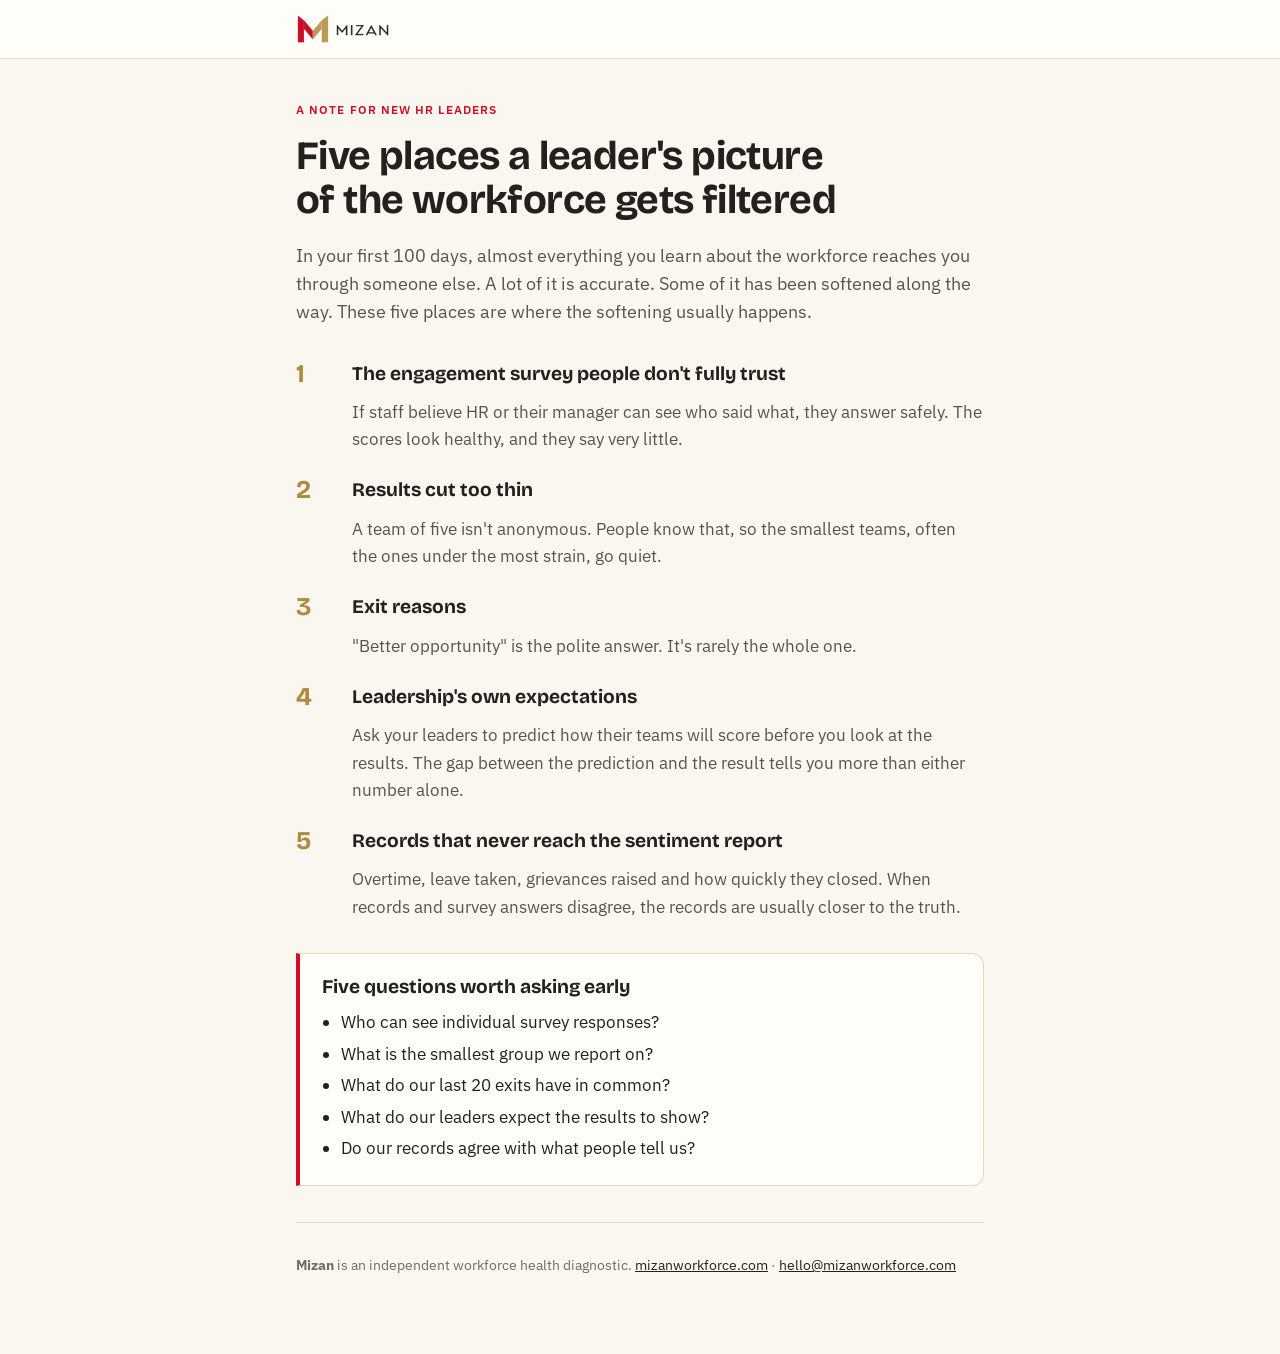
<file: first-100-days/index.html>
<!doctype html>
<html lang="en">
<head>
<meta charset="utf-8">
<meta name="viewport" content="width=device-width,initial-scale=1,viewport-fit=cover">
<title>Five places a leader's picture of the workforce gets filtered · Mizan</title>
<meta name="description" content="Where honest feedback gets softened on its way up, and five questions worth asking in your first 100 days.">
<meta property="og:title" content="Five places a leader's picture of the workforce gets filtered">
<meta property="og:description" content="Where honest feedback gets softened on its way up, and five questions worth asking early.">
<meta property="og:image" content="https://mizanworkforce.com/assets/mizan-og.jpg">
<meta property="og:url" content="https://mizanworkforce.com/first-100-days/">
<link rel="icon" type="image/png" sizes="32x32" href="/assets/mizan-mark-32.png">
<link rel="preconnect" href="https://fonts.googleapis.com">
<link rel="stylesheet" href="https://fonts.googleapis.com/css2?family=Bricolage+Grotesque:wght@500..700&family=IBM+Plex+Sans:wght@400;500;600&display=swap">
<style>
:root{--bg:#FAF7F1;--surface:#FFFDF8;--line:#E2D8C3;--ink:#23211D;--ink-2:#5A5348;--muted:#746B5E;--brand:#CE1126;--gold:#B08A3E;
--display:"Bricolage Grotesque","IBM Plex Sans",system-ui,sans-serif;--body:"IBM Plex Sans",system-ui,-apple-system,"Segoe UI",sans-serif}
*{box-sizing:border-box}html,body{margin:0}
body{background:var(--bg);color:var(--ink);font-family:var(--body);font-size:17px;line-height:1.6}
header{border-bottom:1px solid var(--line);background:var(--surface)}
.in{max-width:720px;margin:0 auto;padding:14px 16px}
header img{height:30px;width:auto;display:block}
main{max-width:720px;margin:0 auto;padding:36px 16px 64px}
.eyebrow{font-size:.75rem;letter-spacing:.09em;text-transform:uppercase;color:var(--brand);font-weight:600}
h1{font-family:var(--display);font-size:clamp(1.8rem,5vw,2.5rem);line-height:1.1;letter-spacing:-.015em;margin:.3em 0 .5em;text-wrap:balance}
h2{font-family:var(--display);font-size:1.2rem;margin:0 0 .3em}
.lede{color:var(--ink-2);font-size:1.1rem}
ol.five{list-style:none;padding:0;margin:32px 0;counter-reset:n;display:flex;flex-direction:column;gap:22px}
ol.five li{counter-increment:n;display:grid;grid-template-columns:44px 1fr;gap:4px 12px}
ol.five li::before{content:counter(n);font-family:var(--display);font-weight:700;font-size:1.6rem;color:var(--gold);line-height:1.2}
ol.five p{margin:0;color:var(--ink-2);grid-column:2}
.qs{background:var(--surface);border:1px solid var(--line);border-left:4px solid var(--brand);border-radius:0 12px 12px 0;padding:18px 22px}
.qs ul{margin:.4em 0 0;padding-left:1.1em}.qs li{margin:.25em 0}
footer{color:var(--muted);font-size:.9rem;margin-top:36px;border-top:1px solid var(--line);padding-top:16px}
a{color:var(--ink)}
</style>
</head>
<body>
<header><div class="in"><a href="/"><img src="/assets/mizan-logo-640.png" alt="Mizan" width="94" height="30"></a></div></header>
<main>
<span class="eyebrow">A note for new HR leaders</span>
<h1>Five places a leader's picture of the workforce gets filtered</h1>
<p class="lede">In your first 100 days, almost everything you learn about the workforce reaches you through someone else. A lot of it is accurate. Some of it has been softened along the way. These five places are where the softening usually happens.</p>
<ol class="five">
<li><h2>The engagement survey people don't fully trust</h2><p>If staff believe HR or their manager can see who said what, they answer safely. The scores look healthy, and they say very little.</p></li>
<li><h2>Results cut too thin</h2><p>A team of five isn't anonymous. People know that, so the smallest teams, often the ones under the most strain, go quiet.</p></li>
<li><h2>Exit reasons</h2><p>"Better opportunity" is the polite answer. It's rarely the whole one.</p></li>
<li><h2>Leadership's own expectations</h2><p>Ask your leaders to predict how their teams will score before you look at the results. The gap between the prediction and the result tells you more than either number alone.</p></li>
<li><h2>Records that never reach the sentiment report</h2><p>Overtime, leave taken, grievances raised and how quickly they closed. When records and survey answers disagree, the records are usually closer to the truth.</p></li>
</ol>
<div class="qs"><h2>Five questions worth asking early</h2>
<ul><li>Who can see individual survey responses?</li><li>What is the smallest group we report on?</li><li>What do our last 20 exits have in common?</li><li>What do our leaders expect the results to show?</li><li>Do our records agree with what people tell us?</li></ul></div>
<footer><p><b>Mizan</b> is an independent workforce health diagnostic. <a href="/">mizanworkforce.com</a> · <a href="mailto:hello@mizanworkforce.com">hello@mizanworkforce.com</a></p></footer>
</main>
</body>
</html>
</file>
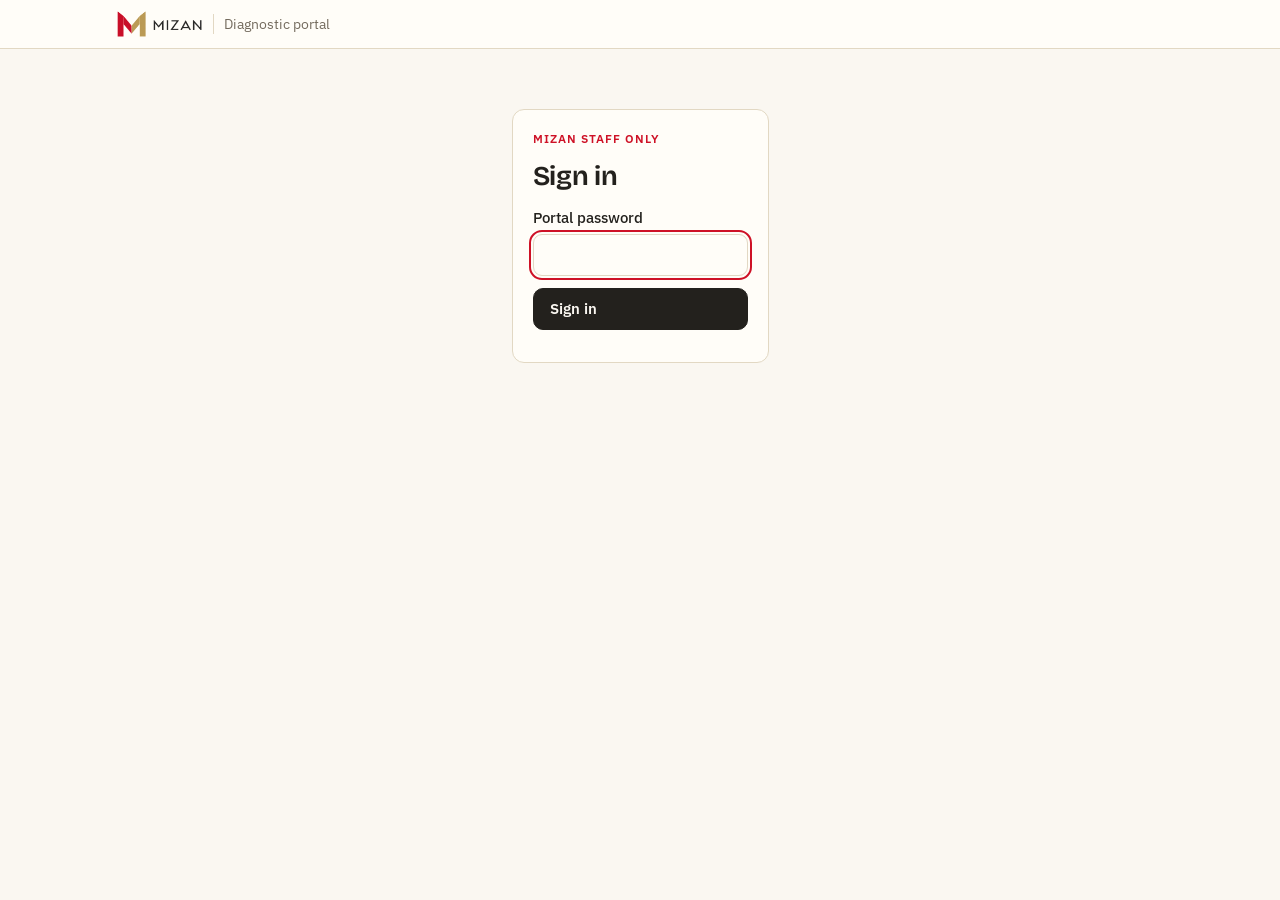
<file: portal/index.html>
<!doctype html>
<html lang="en">
<head>
<meta charset="utf-8">
<meta name="viewport" content="width=device-width,initial-scale=1,viewport-fit=cover">
<meta name="robots" content="noindex,nofollow,noarchive">
<meta name="referrer" content="no-referrer">
<title>Mizan Portal</title>
<link rel="icon" type="image/png" sizes="32x32" href="/assets/mizan-mark-32.png">
<link rel="preconnect" href="https://fonts.googleapis.com">
<link rel="stylesheet" href="https://fonts.googleapis.com/css2?family=Bricolage+Grotesque:wght@500..700&family=IBM+Plex+Sans:wght@400;500;600&display=swap">
<link rel="stylesheet" href="/portal/portal.css">
</head>
<body>
<header class="top"><div class="top-in">
  <a class="brand" href="#/"><img src="/assets/mizan-logo-640.png" alt="Mizan" width="88" height="28"><span>Diagnostic portal</span></a>
  <button class="btn small" id="signout" hidden>Sign out</button>
</div></header>
<main id="view" aria-live="polite"></main>
<script src="/app-config.js"></script>
<script src="/portal/common.js"></script>
<script src="/portal/admin.js"></script>
</body>
</html>
</file>
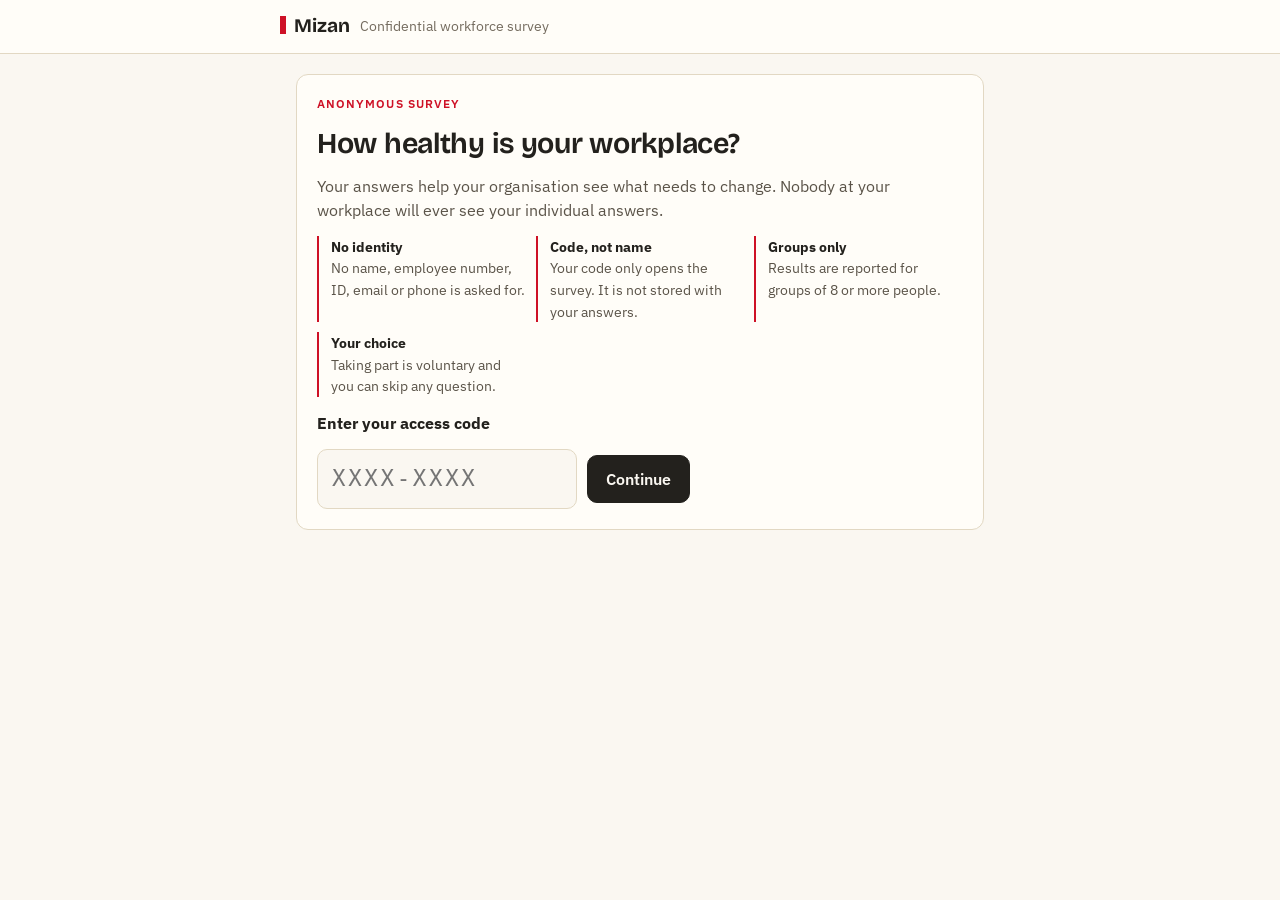
<file: survey/index.html>
<!doctype html>
<html lang="en">
<head>
<meta charset="utf-8">
<meta name="viewport" content="width=device-width,initial-scale=1,viewport-fit=cover">
<meta name="robots" content="noindex,nofollow,noarchive">
<title>Mizan Workforce Survey</title>
<link rel="icon" type="image/png" sizes="32x32" href="/assets/mizan-mark-32.png">
<link rel="preconnect" href="https://fonts.googleapis.com">
<link rel="stylesheet" href="https://fonts.googleapis.com/css2?family=Bricolage+Grotesque:wght@500..700&family=IBM+Plex+Sans:wght@400;500;600&display=swap">
<style>
:root{
  --bg:#FAF7F1; --surface:#FFFDF8; --sunken:#EFE6D4; --line:#E2D8C3;
  --ink:#23211D; --ink-2:#5A5348; --muted:#746B5E;
  --accent:#23211D; --accent-ink:#FAF7F1; --accent-soft:#F3E6C8; --brand:#CE1126; --warn-bg:#F8E1E1;
  --display:"Bricolage Grotesque","IBM Plex Sans",system-ui,sans-serif;
  --body:"IBM Plex Sans",system-ui,-apple-system,"Segoe UI",sans-serif;
}
*{box-sizing:border-box}
html,body{margin:0}
body{background:var(--bg);color:var(--ink);font-family:var(--body);font-size:16px;line-height:1.5}
h1,h2,h3{font-family:var(--display);margin:0;line-height:1.15;letter-spacing:-.01em;text-wrap:balance}
h1{font-size:1.8rem;font-weight:650} h2{font-size:1.3rem;font-weight:600} h3{font-size:1.05rem;font-weight:600}
p{margin:0} button,input,select{font:inherit;color:inherit}
:focus-visible{outline:2px solid var(--brand);outline-offset:2px}
header{background:var(--surface);border-bottom:1px solid var(--line);padding:calc(12px + env(safe-area-inset-top,0px)) 16px 12px}
.bar{max-width:720px;margin:0 auto;display:flex;align-items:center;gap:10px}
.bar b{font-family:var(--display);font-size:1.2rem;font-weight:700}
.bar b::before{content:"";display:inline-block;width:6px;height:18px;background:var(--brand);margin-right:8px;vertical-align:-2px}
.bar span{color:var(--muted);font-size:.85rem}
main{max-width:720px;margin:0 auto;padding:20px 16px calc(48px + env(safe-area-inset-bottom,0px));display:flex;flex-direction:column;gap:18px}
.panel{background:var(--surface);border:1px solid var(--line);border-radius:12px;padding:20px;display:flex;flex-direction:column;gap:14px}
.eyebrow{font-size:.74rem;letter-spacing:.09em;text-transform:uppercase;color:var(--brand);font-weight:600}
.lede{color:var(--ink-2)}
.note{font-size:.88rem;color:var(--ink-2)}
.progress{height:6px;background:var(--sunken);border-radius:3px;overflow:hidden}
.progress i{display:block;height:100%;background:var(--brand)}
.promise{display:grid;grid-template-columns:repeat(auto-fit,minmax(200px,1fr));gap:10px;padding:0;margin:0;list-style:none}
.promise li{font-size:.9rem;color:var(--ink-2);padding-left:12px;border-left:2px solid var(--brand)}
.promise b{display:block;color:var(--ink)}
.code{font-family:ui-monospace,"IBM Plex Mono",monospace;font-size:1.4rem;letter-spacing:.12em;text-transform:uppercase;padding:12px 14px;border:1px solid var(--line);border-radius:10px;background:var(--bg);width:100%;max-width:260px}
.btn{border:1px solid var(--line);background:var(--surface);padding:11px 18px;border-radius:10px;cursor:pointer;font-weight:600}
.btn.primary{background:var(--accent);border-color:var(--accent);color:var(--accent-ink)}
.btn[disabled]{opacity:.45;cursor:not-allowed}
.row{display:flex;flex-wrap:wrap;gap:10px;align-items:center}
.nav{display:flex;justify-content:space-between;gap:10px}
.err{background:var(--warn-bg);border-radius:8px;padding:10px 12px;font-size:.92rem}
.q{padding:14px 0;border-top:1px solid var(--line);display:flex;flex-direction:column;gap:10px}
.q:first-child{border-top:0;padding-top:0}
.q-kind{font-size:.7rem;color:var(--muted);letter-spacing:.06em;text-transform:uppercase;font-weight:600}
.q-text{font-weight:500}
.opts{display:flex;flex-wrap:wrap;gap:6px}
.opts label{position:relative;cursor:pointer}
.opts input{position:absolute;opacity:0;inset:0;margin:0;cursor:pointer}
.opts span{display:block;padding:9px 13px;border:1px solid var(--line);border-radius:9px;background:var(--surface);font-size:.92rem;min-width:44px;text-align:center}
.opts input:checked+span{background:var(--accent);border-color:var(--accent);color:var(--accent-ink);font-weight:500}
.opts input:focus-visible+span{outline:2px solid var(--brand);outline-offset:2px}
.opts .dk span{border-style:dashed;color:var(--ink-2)}
.opts.ten span{min-width:40px;padding:9px 0}
.levels{display:grid;grid-template-columns:repeat(auto-fit,minmax(200px,1fr));gap:8px}
.levels label{position:relative;cursor:pointer}
.levels input{position:absolute;opacity:0;inset:0;margin:0}
.levels div{border:1px solid var(--line);border-radius:10px;padding:10px 12px;height:100%;background:var(--surface)}
.levels b{display:block} .levels small{color:var(--ink-2)}
.levels input:checked+div{border-color:var(--accent);box-shadow:inset 0 0 0 1px var(--accent);background:var(--accent-soft)}
.levels input:focus-visible+div{outline:2px solid var(--brand);outline-offset:2px}
select{border:1px solid var(--line);background:var(--bg);border-radius:10px;padding:10px;max-width:100%}
.check{display:flex;gap:10px;align-items:flex-start}
.check input{margin-top:4px;width:18px;height:18px;flex:none}
input[type=checkbox],input[type=range]{accent-color:var(--accent)}
.pred{display:grid;grid-template-columns:minmax(0,1fr) 140px 40px;gap:10px;align-items:center;padding:6px 0;font-size:.92rem}
.pred output{text-align:right;font-weight:600;font-variant-numeric:tabular-nums}
.consent{display:flex;flex-direction:column;gap:8px;font-size:.93rem;color:var(--ink-2)}
.consent b{color:var(--ink)}
.demo{font-size:.8rem;color:var(--ink-2);background:var(--accent-soft);border-radius:8px;padding:8px 12px}
@media (max-width:520px){.pred{grid-template-columns:minmax(0,1fr) 40px}.pred input{grid-column:1/-1;grid-row:2}}
</style>
</head>
<body>
<header><div class="bar"><b>Mizan</b><span>Confidential workforce survey</span></div></header>
<main id="app"></main>
<script src="/app-config.js"></script>
<script>
/* The address of the Mizan survey service. Empty means demo mode: code DEMO-2026 works and nothing is stored. */
var ENDPOINT = window.MIZAN_ENDPOINT || "";
var DIMS=[],QUESTIONS=[],LEVELS=[],MODULES={},OUTCOME=[];
/* The real questionnaire is not in this page. It arrives from the survey service only after a valid, unused code is entered. */
function loadQ(q){
  DIMS=q.dims;QUESTIONS=q.questions;LEVELS=q.levels;OUTCOME=q.outcome;MODULES={};
  Object.keys(q.modules).forEach(function(k){MODULES[k]=q.modules[k].map(function(x){return {id:x.id,t:x.t,text:x.text,mod:k}})});
  STEPS=["about"].concat(DIMS.map(function(d){return "d"+d.id}),["role","review"]);
}
/* Demo mode only: placeholder questions, not the Mizan questionnaire. */
function demoQ(){
  var names=["Part one","Part two","Part three","Part four","Part five","Part six","Part seven","Part eight","Part nine","Part ten"];
  var dims=names.map(function(n,i){return {id:i+1,name:n+" (demo)"}});
  var qs=[];dims.forEach(function(d){qs.push({id:d.id+".1",d:d.id,t:"F",text:"Demo statement for this part. Choose any answer."});qs.push({id:d.id+".2",d:d.id,t:"P",text:"Another demo statement. Choose any answer."})});
  var lv=[{id:"L1",name:"Frontline staff",desc:"Operative or support role, nobody reports to me"},{id:"L2",name:"Professional or specialist",desc:"Qualified role, nobody reports to me"},{id:"L3",name:"Supervisor or manager",desc:"People report to me; I am below department head"},{id:"L4",name:"Senior leadership",desc:"Department head or above"}];
  var mods={};["L1","L2","L3","L4"].forEach(function(k){mods[k]=[{id:k.charAt(0)+"1",t:"P",text:"Demo statement for your role level."}]});
  mods.L2[0].id="P1";mods.L3[0].id="M1";mods.L4[0].id="S1";mods.L1[0].id="F1";
  return {dims:dims,questions:qs,levels:lv,modules:mods,outcome:[{id:"O1",t:"N",text:"Demo rating from 0 to 10."}]};
}
</script>
<script>
var $=function(s){return document.querySelector(s)};
var esc=function(s){return String(s).replace(/[&<>"']/g,function(c){return {"&":"&amp;","<":"&lt;",">":"&gt;",'"':"&quot;","'":"&#39;"}[c]})};
var DEMO=!ENDPOINT;
var STEPS=[];
var S={stage:"code",code:"",org:"",depts:[],step:0,ans:{},level:"",dept:"",pred:{},consent:false,busy:false,err:""};
var P_OPTS=[[4,"Strongly agree"],[3,"Agree"],[2,"Neither"],[1,"Disagree"],[0,"Strongly disagree"]];
var ERR={unknown:"This code is not valid. Check the letters and numbers and try again.",used:"This code has already been used. Each code works once.",closed:"This survey is closed.",invalid:"Some answers could not be read. Please go back and check them.",network:"We could not reach the survey service. Check your connection and try again.",server:"Something went wrong on our side. Please try again in a few minutes."};

function call(payload){
  if(DEMO){
    return new Promise(function(res){setTimeout(function(){
      var c=String(payload.code||"").toUpperCase().replace(/[^A-Z0-9]/g,"");
      if(c!=="DEMO2026") return res({ok:false,error:"unknown"});
      if(payload.action==="check") return res({ok:true,org:"Demo organisation",depts:["Operations","Sales","Finance","HR and admin"],q:demoQ()});
      res({ok:true});
    },300)});
  }
  return fetch(ENDPOINT,{method:"POST",body:JSON.stringify(payload)}).then(function(r){return r.json()}).catch(function(){return {ok:false,error:"network"}});
}
function applicable(){return QUESTIONS.concat(S.level?MODULES[S.level]:[],OUTCOME)}
function kind(q){return q.t==="F"?"True or false":q.t==="N"?"Rating 0 to 10":"Agree or disagree"}
function opts(q){
  var cur=S.ans[q.id], name="q"+q.id.replace(".","_");
  function o(v,label,cls){return '<label class="'+(cls||"")+'"><input type="radio" name="'+name+'" data-q="'+q.id+'" value="'+v+'" '+(String(cur)===String(v)?"checked":"")+'><span>'+label+'</span></label>'}
  if(q.t==="F") return '<div class="opts" role="radiogroup" aria-label="'+esc(q.text)+'">'+o("T","True")+o("F","False")+o("N","Not sure or does not apply","dk")+'</div>';
  if(q.t==="N"){var s="";for(var i=0;i<=10;i++)s+=o(i,i);return '<div class="opts ten" role="radiogroup" aria-label="'+esc(q.text)+'">'+s+'</div>'}
  return '<div class="opts" role="radiogroup" aria-label="'+esc(q.text)+'">'+P_OPTS.map(function(p){return o(p[0],p[1])}).join("")+o("N","Don't know","dk")+'</div>';
}
function qHtml(q){return '<div class="q"><span class="q-kind">'+kind(q)+'</span><p class="q-text">'+esc(q.text)+'</p>'+opts(q)+'</div>'}
function errBox(){return S.err?'<p class="err" role="alert">'+esc(S.err)+'</p>':""}

function render(){
  var h="";
  if(S.stage==="code"){
    h='<section class="panel"><span class="eyebrow">Anonymous survey</span><h1>How healthy is your workplace?</h1>'+
      '<p class="lede">Your answers help your organisation see what needs to change. Nobody at your workplace will ever see your individual answers.</p>'+
      '<ul class="promise"><li><b>No identity</b>No name, employee number, ID, email or phone is asked for.</li><li><b>Code, not name</b>Your code only opens the survey. It is not stored with your answers.</li><li><b>Groups only</b>Results are reported for groups of 8 or more people.</li><li><b>Your choice</b>Taking part is voluntary and you can skip any question.</li></ul>'+
      '<label for="code"><b>Enter your access code</b></label><div class="row"><input id="code" class="code" autocomplete="off" autocapitalize="characters" spellcheck="false" maxlength="12" placeholder="XXXX-XXXX" value="'+esc(S.code)+'"><button class="btn primary" data-act="check" '+(S.busy?"disabled":"")+'>'+(S.busy?"Checking…":"Continue")+'</button></div>'+errBox()+
      (DEMO?'<p class="demo">Demo mode: use code DEMO-2026. Answers are not stored.</p>':"")+'</section>';
  } else if(S.stage==="consent"){
    h='<section class="panel"><span class="eyebrow">'+esc(S.org)+'</span><h2>Before you start</h2><div class="consent">'+
      '<p><b>Who runs this survey.</b> Mizan, an independent workforce diagnostic service, runs it for your employer. Your employer never sees individual answers.</p>'+
      '<p><b>What is collected.</b> Your role level, your department if you choose to give it, and your answers. No name, ID, email, phone or device details are collected, and the record of your answers holds no time.</p>'+
      '<p><b>How results are used.</b> Answers are combined into group results. Any group with fewer than 8 people is not shown.</p>'+
      '<p><b>Where answers are kept.</b> On Google servers that may be outside Bahrain, under Bahrain\'s Personal Data Protection Law (Law 30 of 2018).</p>'+
      '<p><b>If something serious is happening.</b> This survey cannot act on one person\'s case. You can contact the Ministry of Labour or the Labour Market Regulatory Authority directly.</p></div>'+
      '<label class="check" for="consent"><input type="checkbox" id="consent" '+(S.consent?"checked":"")+'><span>I have read this and I agree to take part, including my answers being stored as described.</span></label>'+
      '<div class="nav"><button class="btn" data-act="restart">Back</button><button class="btn primary" data-act="agree" '+(S.consent?"":"disabled")+'>Start the survey</button></div></section>';
  } else if(S.stage==="done"){
    h='<section class="panel"><span class="eyebrow">Submitted</span><h1>Thank you.</h1><p class="lede">Your answers are in. Your code is now used up, and your answers cannot be traced back to you.</p><p class="note">You can close this page.</p></section>';
  } else {
    var step=STEPS[S.step], pct=Math.round(S.step/(STEPS.length-1)*100), body="";
    if(step==="about"){
      body='<span class="eyebrow">About your role</span><h2>Which best describes your role?</h2><div class="levels">'+LEVELS.map(function(l){return '<label><input type="radio" name="level" data-level value="'+l.id+'" '+(S.level===l.id?"checked":"")+'><div><b>'+l.name+'</b><small>'+l.desc+'</small></div></label>'}).join("")+'</div>'+
        (S.depts.length?'<label for="dept"><b>Department</b> <span class="note">(optional)</span></label><select id="dept" data-dept><option value="">Prefer not to say</option>'+S.depts.map(function(d){return '<option '+(S.dept===d?"selected":"")+'>'+esc(d)+'</option>'}).join("")+'</select>':"");
    } else if(step.charAt(0)==="d"){
      var d=DIMS[Number(step.slice(1))-1];
      body='<span class="eyebrow">Part '+d.id+' of 10</span><h2>'+d.name+'</h2><div>'+QUESTIONS.filter(function(q){return q.d===d.id}).map(qHtml).join("")+'</div>';
    } else if(step==="role"){
      body='<span class="eyebrow">Last part</span><h2>About your role</h2><div>'+MODULES[S.level].map(qHtml).join("")+'</div><h3>Overall</h3><div>'+OUTCOME.map(qHtml).join("")+'</div>';
      if(S.level==="L4") body+='<h3>Your prediction</h3><p class="note">Out of 100, what score do you expect employees to give each area?</p><div>'+DIMS.map(function(d){var v=S.pred[d.id]!==undefined?S.pred[d.id]:70;return '<div class="pred"><label for="pred_'+d.id+'">'+d.name+'</label><input type="range" id="pred_'+d.id+'" data-pred="'+d.id+'" min="0" max="100" step="5" value="'+v+'"><output id="predo_'+d.id+'">'+(S.pred[d.id]===undefined?"–":v)+'</output></div>'}).join("")+'</div>';
    } else {
      var app=applicable(), done=app.filter(function(q){return S.ans[q.id]!==undefined}).length;
      body='<span class="eyebrow">Review</span><h2>'+done+' of '+app.length+' questions answered</h2><p class="lede">'+(done<app.length?"You can go back to answer skipped questions, or submit now.":"Everything is answered.")+' Once you submit, your answers cannot be changed.</p>'+errBox();
    }
    var first=S.step===0, last=S.step===STEPS.length-1, blocked=first&&!S.level;
    h='<div class="progress" role="progressbar" aria-valuemin="0" aria-valuemax="100" aria-valuenow="'+pct+'" aria-label="Survey progress"><i style="width:'+pct+'%"></i></div><section class="panel">'+body+'</section>'+
      '<div class="nav"><button class="btn" data-act="back" '+(first?"disabled":"")+'>Back</button>'+(last?'<button class="btn primary" data-act="submit" '+(S.busy?"disabled":"")+'>'+(S.busy?"Submitting…":"Submit answers")+'</button>':'<button class="btn primary" id="next" data-act="next" '+(blocked?"disabled":"")+'>Next</button>')+'</div>';
  }
  $("#app").innerHTML=h;
}
function toTop(){window.scrollTo(0,0)}
function check(){
  var c=$("#code").value.trim(); S.code=c; if(!c){S.err=ERR.unknown;render();return}
  S.busy=true;S.err="";render();
  call({action:"check",code:c}).then(function(r){
    S.busy=false;
    if(r&&r.ok&&r.q&&r.q.dims){loadQ(r.q);S.org=r.org||"";S.depts=Array.isArray(r.depts)?r.depts:[];S.stage="consent";}
    else if(r&&r.ok){S.err=ERR.server;}
    else S.err=ERR[(r&&r.error)]||ERR.server;
    render();toTop();
  });
}
function submit(){
  var a={};applicable().forEach(function(q){if(S.ans[q.id]!==undefined)a[q.id]=S.ans[q.id]});
  var resp={level:S.level,dept:S.dept,a:a};
  if(S.level==="L4"&&Object.keys(S.pred).length===10)resp.pred=S.pred;
  S.busy=true;S.err="";render();
  call({action:"submit",code:S.code,response:resp}).then(function(r){
    S.busy=false;
    if(r&&r.ok){S.stage="done";S.ans={};S.pred={};S.code="";}
    else S.err=ERR[(r&&r.error)]||ERR.server;
    render();toTop();
  });
}
document.addEventListener("click",function(e){
  var b=e.target.closest("button[data-act]");if(!b)return;
  var a=b.dataset.act;
  if(a==="check")check();
  else if(a==="restart"){S.stage="code";S.consent=false;render();}
  else if(a==="agree"){S.stage="survey";S.step=0;render();toTop();}
  else if(a==="next"){if(S.step<STEPS.length-1){S.step++;render();toTop();}}
  else if(a==="back"){if(S.step>0){S.step--;S.err="";render();toTop();}}
  else if(a==="submit")submit();
});
document.addEventListener("keydown",function(e){if(e.key==="Enter"&&e.target.id==="code"){e.preventDefault();check();}});
document.addEventListener("change",function(e){
  var t=e.target;
  if(t.dataset.q){var q=applicable().filter(function(x){return x.id===t.dataset.q})[0];if(!q)return;S.ans[q.id]=(t.value==="T"||t.value==="F"||t.value==="N")?t.value:Number(t.value);}
  else if(t.hasAttribute("data-level")){if(S.level&&S.level!==t.value){MODULES[S.level].forEach(function(q){delete S.ans[q.id]});S.pred={};}S.level=t.value;var n=$("#next");if(n)n.disabled=false;}
  else if(t.hasAttribute("data-dept"))S.dept=t.value;
  else if(t.id==="consent"){S.consent=t.checked;var b=document.querySelector('[data-act="agree"]');if(b)b.disabled=!S.consent;}
});
document.addEventListener("input",function(e){var t=e.target;if(t.dataset.pred){S.pred[t.dataset.pred]=Number(t.value);var o=$("#predo_"+t.dataset.pred);if(o)o.textContent=t.value;}});
window.addEventListener("beforeunload",function(e){if(S.stage==="survey"&&Object.keys(S.ans).length){e.preventDefault();e.returnValue="";}});
render();
</script>
</body>
</html>
</file>
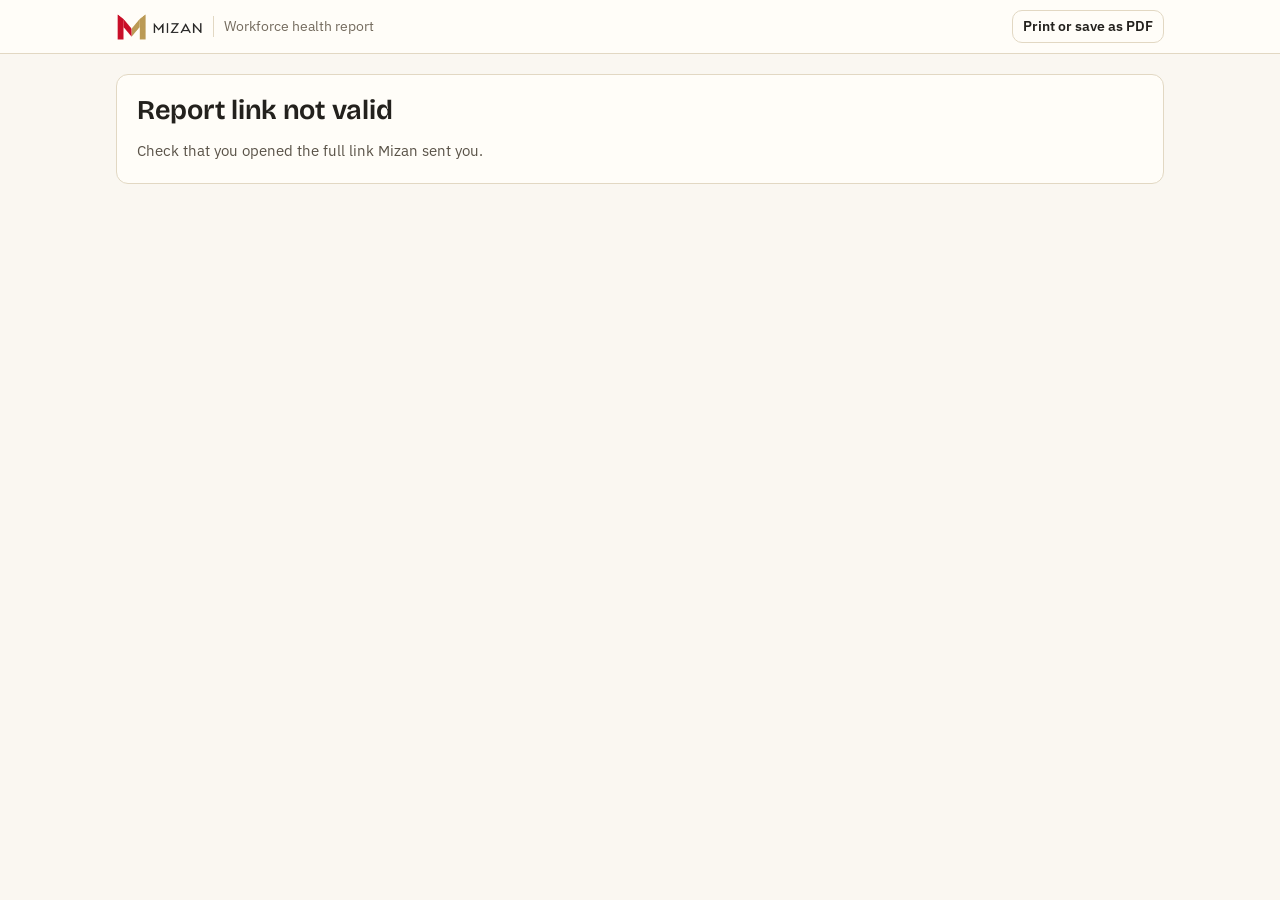
<file: portal/r/index.html>
<!doctype html>
<html lang="en">
<head>
<meta charset="utf-8">
<meta name="viewport" content="width=device-width,initial-scale=1,viewport-fit=cover">
<meta name="robots" content="noindex,nofollow,noarchive">
<meta name="referrer" content="no-referrer">
<title>Mizan Report</title>
<link rel="icon" type="image/png" sizes="32x32" href="/assets/mizan-mark-32.png">
<link rel="preconnect" href="https://fonts.googleapis.com">
<link rel="stylesheet" href="https://fonts.googleapis.com/css2?family=Bricolage+Grotesque:wght@500..700&family=IBM+Plex+Sans:wght@400;500;600&display=swap">
<link rel="stylesheet" href="/portal/portal.css">
</head>
<body>
<header class="top"><div class="top-in">
  <a class="brand" href="https://mizanworkforce.com"><img src="/assets/mizan-logo-640.png" alt="Mizan" width="88" height="28"><span>Workforce health report</span></a>
  <button class="btn small no-print" onclick="window.print()">Print or save as PDF</button>
</div></header>
<main id="view" aria-live="polite"><p class="note">Loading your report…</p></main>
<script src="/app-config.js"></script>
<script src="/portal/common.js"></script>
<script>
(function () {
  var M = window.Mizan, view = document.getElementById('view');
  window.addEventListener('hashchange', function () { location.reload(); });
  var token = location.hash.replace(/^#/, '').trim();
  if (!/^[a-z0-9]{24}$/i.test(token)) { view.innerHTML = '<section class="panel"><h1>Report link not valid</h1><p class="lede">Check that you opened the full link Mizan sent you.</p></section>'; return; }
  M.call({action:'report', token:token}).then(function (r) {
    if (!r.ok) { view.innerHTML = '<section class="panel"><h1>Report not available</h1><p class="lede">' + M.esc(M.errorText(r.error)) + ' Contact hello@mizanworkforce.com.</p></section>'; return; }
    document.title = 'Mizan Report · ' + r.report.org.name;
    view.innerHTML = M.renderReport(r.report, {mode:'client', actions:r.actions}) +
      '<p class="note">Confidential to ' + M.esc(r.report.org.name) + '. Prepared by Mizan from anonymous employee responses, an on-site HR records check and leadership predictions. Groups smaller than ' + r.report.minGroup + ' are never shown. Questions: hello@mizanworkforce.com</p>';
  });
})();
</script>
</body>
</html>
</file>
<file: portal/portal.css>
/* Mizan portal. One stylesheet for the admin console and the client report. */
:root{
  --bg:#FAF7F1; --surface:#FFFDF8; --sunken:#EFE6D4; --line:#E2D8C3;
  --ink:#23211D; --ink-2:#5A5348; --muted:#746B5E;
  --accent:#23211D; --accent-ink:#FAF7F1; --accent-soft:#F3E6C8; --brand:#CE1126; --gold:#B08A3E;
  --good:#1E7D32; --good-bg:#E3F1E4; --warn:#9A6A00; --warn-bg:#FBF0D3; --serious:#B4532A; --serious-bg:#FBE6DC; --crit:#B3261E; --crit-bg:#F8DFDF;
  --display:"Bricolage Grotesque","IBM Plex Sans",system-ui,sans-serif;
  --body:"IBM Plex Sans",system-ui,-apple-system,"Segoe UI",sans-serif;
  --r:12px;
}
*{box-sizing:border-box}
html,body{margin:0}
body{background:var(--bg);color:var(--ink);font-family:var(--body);font-size:15px;line-height:1.5}
h1,h2,h3{font-family:var(--display);margin:0;line-height:1.15;letter-spacing:-.01em;text-wrap:balance}
h1{font-size:1.7rem;font-weight:650} h2{font-size:1.25rem;font-weight:600} h3{font-size:1.02rem;font-weight:600}
p{margin:0} button,input,select,textarea{font:inherit;color:inherit}
a{color:inherit}
:focus-visible{outline:2px solid var(--brand);outline-offset:2px}
[hidden]{display:none!important}

.top{background:var(--surface);border-bottom:1px solid var(--line);position:sticky;top:0;z-index:5}
.top-in{max-width:1080px;margin:0 auto;padding:10px 16px;display:flex;align-items:center;justify-content:space-between;gap:12px;flex-wrap:wrap}
.brand{display:flex;align-items:center;gap:10px;text-decoration:none}
.brand img{height:28px;width:auto;display:block}
.brand span{color:var(--muted);font-size:.85rem;border-left:1px solid var(--line);padding-left:10px}
main{max-width:1080px;margin:0 auto;padding:20px 16px 64px;display:flex;flex-direction:column;gap:20px}
.crumbs{font-size:.88rem;color:var(--muted);display:flex;gap:6px;flex-wrap:wrap}
.crumbs a{color:var(--ink-2)}

.panel{background:var(--surface);border:1px solid var(--line);border-radius:var(--r);padding:20px;display:flex;flex-direction:column;gap:14px;min-width:0}
.eyebrow{font-size:.72rem;letter-spacing:.09em;text-transform:uppercase;color:var(--brand);font-weight:600}
.lede{color:var(--ink-2);max-width:68ch}
.note{font-size:.86rem;color:var(--ink-2)}
.muted{color:var(--muted)}
.row{display:flex;flex-wrap:wrap;gap:10px;align-items:center}
.spread{display:flex;flex-wrap:wrap;gap:10px;align-items:center;justify-content:space-between}
.grid2{display:grid;grid-template-columns:repeat(auto-fit,minmax(240px,1fr));gap:12px}
.stack{display:flex;flex-direction:column;gap:12px}

.btn{border:1px solid var(--line);background:var(--surface);padding:9px 16px;border-radius:10px;cursor:pointer;font-weight:600;text-decoration:none;display:inline-flex;align-items:center;gap:6px;min-height:40px}
.btn:hover{border-color:var(--muted)}
.btn.primary{background:var(--accent);border-color:var(--accent);color:var(--accent-ink)}
.btn.small{padding:5px 10px;min-height:32px;font-size:.88rem}
.btn.danger{color:var(--crit);border-color:#E6B9B5}
.btn[disabled]{opacity:.45;cursor:not-allowed}

label.field{display:flex;flex-direction:column;gap:5px;font-weight:500;font-size:.92rem;min-width:0}
input[type=text],input[type=password],input[type=number],input[type=date],select,textarea{border:1px solid var(--line);background:var(--surface);border-radius:9px;padding:9px 10px;max-width:100%;width:100%;font-weight:400}
textarea{min-height:64px;resize:vertical}
.msg{border-radius:9px;padding:10px 12px;font-size:.92rem;background:var(--accent-soft)}
.msg.err{background:var(--crit-bg)}
.msg.ok{background:var(--good-bg)}

.tabs{display:flex;gap:4px;background:var(--sunken);padding:4px;border-radius:12px;overflow-x:auto;scrollbar-width:none}
.tabs a{padding:7px 14px;border-radius:9px;text-decoration:none;color:var(--ink-2);font-weight:500;white-space:nowrap}
.tabs a[aria-current="page"]{background:var(--surface);color:var(--ink);box-shadow:0 0 0 1px var(--line)}

.chip{display:inline-flex;align-items:center;gap:6px;padding:2px 10px;border-radius:999px;font-size:.8rem;font-weight:600;white-space:nowrap;background:var(--sunken);color:var(--ink-2)}
.chip i{width:8px;height:8px;border-radius:50%;background:currentColor;flex:none}
.chip.good{background:var(--good-bg);color:var(--good)}
.chip.warn{background:var(--warn-bg);color:var(--warn)}
.chip.serious{background:var(--serious-bg);color:var(--serious)}
.chip.crit{background:var(--crit-bg);color:var(--crit)}
.chip.big{font-size:1rem;padding:5px 14px}

.meter{height:8px;background:var(--sunken);border-radius:4px;overflow:hidden;min-width:80px}
.meter b{display:block;height:100%;background:var(--gold)}
.meter.ok b{background:var(--good)}

.tw{overflow-x:auto;-webkit-overflow-scrolling:touch}
table{border-collapse:collapse;width:100%;font-size:.88rem}
th,td{padding:8px;text-align:right;border-bottom:1px solid var(--line);font-variant-numeric:tabular-nums;vertical-align:top}
th{font-weight:600;color:var(--ink-2);font-size:.76rem;white-space:nowrap}
th:first-child,td:first-child{text-align:left}
td.l,th.l{text-align:left}
td.low{font-weight:700;color:var(--crit)}
td.hid{color:var(--muted);text-align:left}

.orgs{display:grid;grid-template-columns:repeat(auto-fill,minmax(280px,1fr));gap:12px}
.org{display:flex;flex-direction:column;gap:10px;text-decoration:none}
.org:hover{border-color:var(--muted)}
.kv{display:grid;grid-template-columns:auto 1fr;gap:4px 12px;font-size:.88rem}
.kv dt{color:var(--muted)} .kv dd{margin:0}

.rec{display:grid;grid-template-columns:52px minmax(0,1fr) 190px;gap:8px 12px;padding:12px 0;border-top:1px solid var(--line);align-items:start}
.rec:first-child{border-top:0}
.rec .id{font-weight:700;font-variant-numeric:tabular-nums}
.rec textarea{grid-column:2/-1;min-height:40px}
.rec small{display:block;color:var(--muted)}

.codes{display:grid;grid-template-columns:repeat(auto-fill,minmax(150px,1fr));gap:6px;font-family:ui-monospace,"IBM Plex Mono",monospace;font-size:.95rem}
.codes span{border:1px dashed var(--line);border-radius:8px;padding:6px 8px;text-align:center}

/* report */
.report{display:flex;flex-direction:column;gap:20px}
.verdict{display:grid;grid-template-columns:auto minmax(0,1fr);gap:24px;align-items:center}
.score{font-family:var(--display);font-size:3.6rem;font-weight:700;line-height:1;letter-spacing:-.03em}
.score small{font-size:1rem;color:var(--muted);font-weight:500;letter-spacing:0}
.facts{display:flex;flex-wrap:wrap;gap:6px 22px;font-size:.9rem;color:var(--ink-2)}
.facts b{color:var(--ink);font-variant-numeric:tabular-nums}
.gates{margin:0;padding-left:18px;font-size:.9rem;color:var(--ink-2)}
.unverified{border-left:4px solid var(--crit);background:var(--crit-bg);padding:10px 14px;border-radius:0 9px 9px 0;font-size:.92rem}
.bars{display:flex;flex-direction:column;gap:10px}
.bar{display:grid;grid-template-columns:minmax(150px,240px) minmax(0,1fr) 40px 90px;gap:12px;align-items:center}
.bar .lab small{display:block;color:var(--muted);font-size:.76rem}
.track{position:relative;height:12px;background:var(--sunken);border-radius:4px}
.track b{position:absolute;left:0;top:0;bottom:0;background:var(--gold);border-radius:0 4px 4px 0}
.track s{position:absolute;top:-3px;bottom:-3px;width:1px;background:var(--muted);opacity:.5}
.bar .val{font-weight:700;text-align:right;font-variant-numeric:tabular-nums}
.flag{display:grid;grid-template-columns:minmax(0,1fr) auto;gap:6px 16px;padding:12px 0;border-top:1px solid var(--line)}
.flag:first-child{border-top:0;padding-top:0}
.tier-h{display:flex;flex-wrap:wrap;gap:6px 12px;align-items:baseline;padding-bottom:8px;border-bottom:2px solid var(--ink)}
.tier-h span{color:var(--ink-2);font-size:.85rem}
.find{padding:12px 0;border-bottom:1px solid var(--line);display:flex;flex-direction:column;gap:6px}
.find dl{margin:0;display:grid;grid-template-columns:96px minmax(0,1fr);gap:3px 10px;font-size:.88rem}
.find dt{color:var(--muted)} .find dd{margin:0;color:var(--ink-2)}
.stat b{font-family:var(--display);font-size:1.8rem;display:block;line-height:1.1}
.stat span{color:var(--ink-2);font-size:.85rem}
details{border-top:1px solid var(--line)} details:last-of-type{border-bottom:1px solid var(--line)}
summary{cursor:pointer;padding:10px 0;font-weight:500}
.plan select,.plan input{min-width:110px}

@media (max-width:700px){
  .verdict{grid-template-columns:1fr;gap:10px} .score{font-size:3rem}
  .bar{grid-template-columns:minmax(0,1fr) 40px;gap:4px 10px}
  .bar .lab{grid-column:1/-1} .bar .chip{display:none}
  .rec{grid-template-columns:44px minmax(0,1fr)} .rec select{grid-column:2} .rec textarea{grid-column:1/-1}
  .flag{grid-template-columns:1fr}
  .find dl{grid-template-columns:1fr} .find dt{margin-top:4px}
}
@media print{
  .top,.no-print,.tabs,.crumbs{display:none!important}
  body{background:#fff;font-size:11pt} main{max-width:none;padding:0}
  .panel{border:0;padding:0 0 12px;break-inside:avoid-page}
  details{border:0} summary{list-style:none;font-weight:600}
}
</file>
